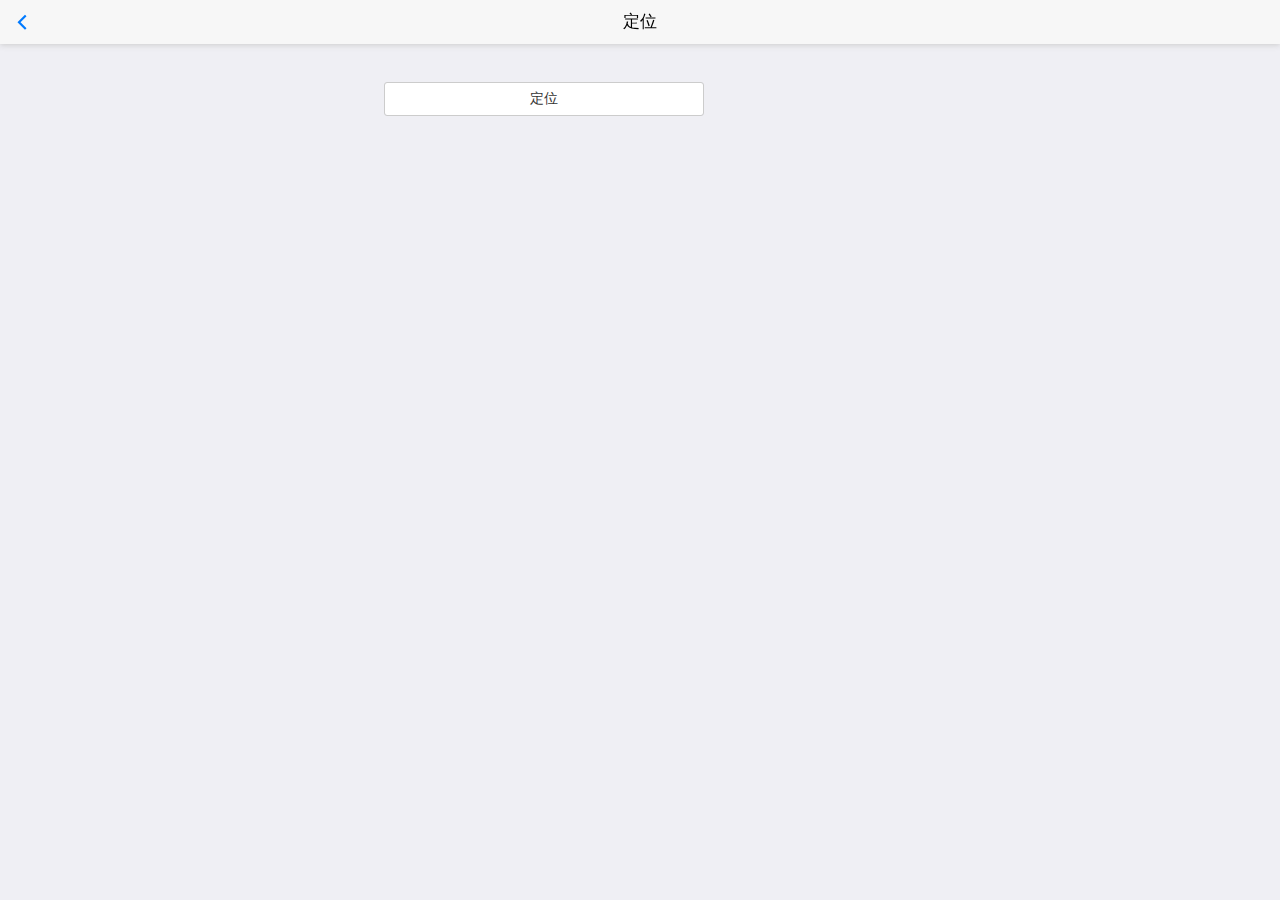
<file: f-x.html>
<!doctype html>
<html>
	<head>
		<meta charset="UTF-8">
		<title></title>
		<meta name="viewport" content="width=device-width,initial-scale=1,minimum-scale=1,maximum-scale=1,user-scalable=no" />
		<link href="css/mui.min.css" rel="stylesheet" />
		 <script type="text/javascript" src="http://api.map.baidu.com/api?v=2.0&ak=der2jMfUOqAOYvo1GGbGBHrINCCLC4p7"></script>
		 <style type="text/css">
       		 #allmap {width: 400px;height: 500px;overflow: hidden;margin:0;font-family:"微软雅黑";}
    	</style>
	</head>

	<body>
		<!--<header class="mui-bar mui-bar-nav">
			<a class=" mui-icon mui-icon-le ft-nav mui-pull-left" href="my.html" id='fh'></a>
			<h1 class="mui-title">定位</h1>
		</header>-->
		<header class="mui-bar mui-bar-nav">
			<!--href="my.html"-->
		    <a class="mui-action-back mui-icon mui-icon-left-nav mui-pull-left"  id='fh'></a>
		    <h1 class="mui-title">定位</h1>
		</header>
		<div class="mui-content">
			<!--<p class="ddd"></p>-->
			<button style="width: 25%; margin-left: 30%;margin-top: 3%;" id="tainer">定位 </button>
			<span class="ddd" style="font-size: 20px; text-align: center;margin-top: 30px;margin-top: 20px;display:inline-block;"></span>
			<div id="allmap"></div>
		</div>
		<script src="js/mui.min.js"></script>
		<script type="text/javascript">
			mui.init()
			mui.plusReady(function() {
				mui('#fh')[0].addEventListener('tap',function() {
					mui.openWindow('my.html', 'my.html')
				});
				mui('#tainer')[0].addEventListener('tap',function(){
//					alert(1);
					  
					 plus.geolocation.watchPosition(function(data) {
//									alert(2222)
					var html = data.address.district + data.address.street;
					mui('.ddd')[0].innerHTML = html;

				}, function() {
					alert('定位失败...')
				});
			})
							
				
			})
			
		</script>
	</body>
<script type="text/javascript">
	var map = new BMap.Map("allmap");    // 创建Map实例
    		map.centerAndZoom(new BMap.Point(116.404, 39.915), 11);  // 初始化地图,设置中心点坐标和地图级别
    		map.addControl(new BMap.MapTypeControl());   //添加地图类型控件
   			map.setCurrentCity("北京");          // 设置地图显示的城市 此项是必须设置的
   			map.enableScrollWheelZoom(true);     //开启鼠标
</script>
</html>
</file>
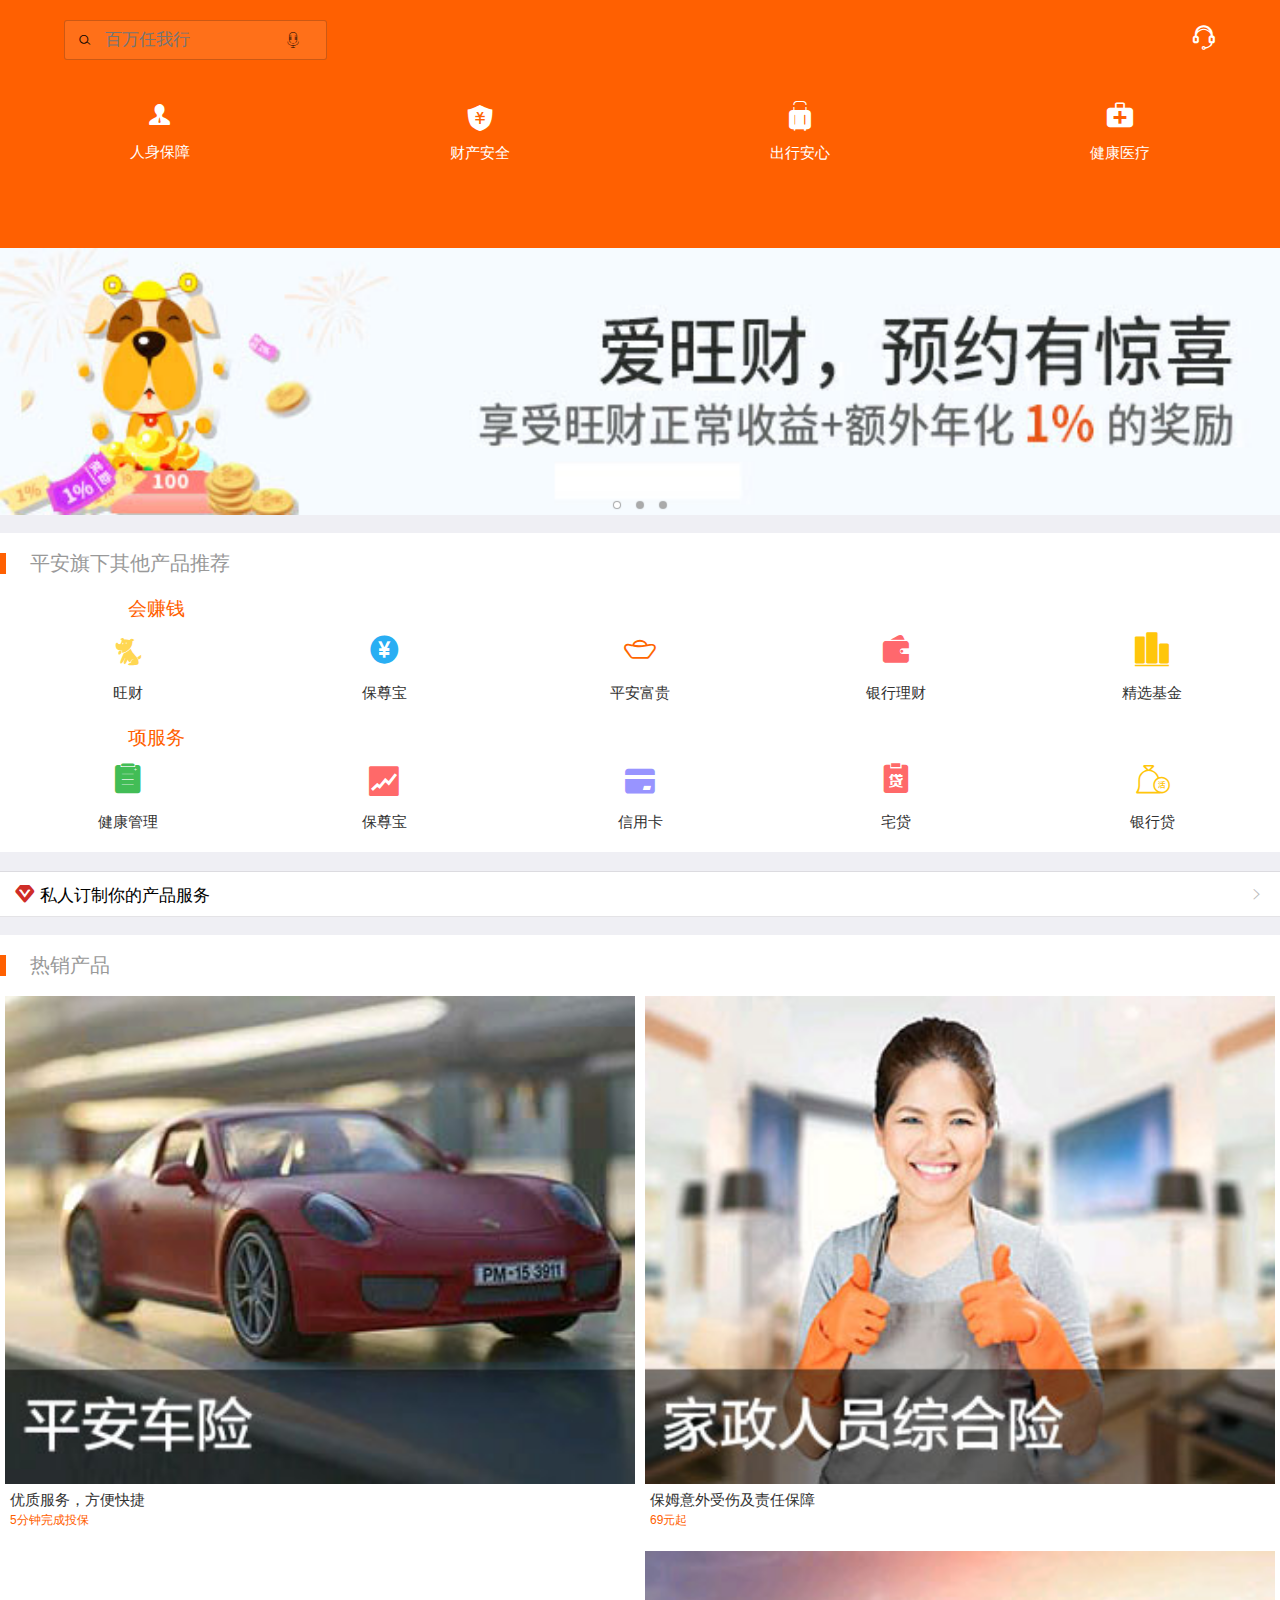
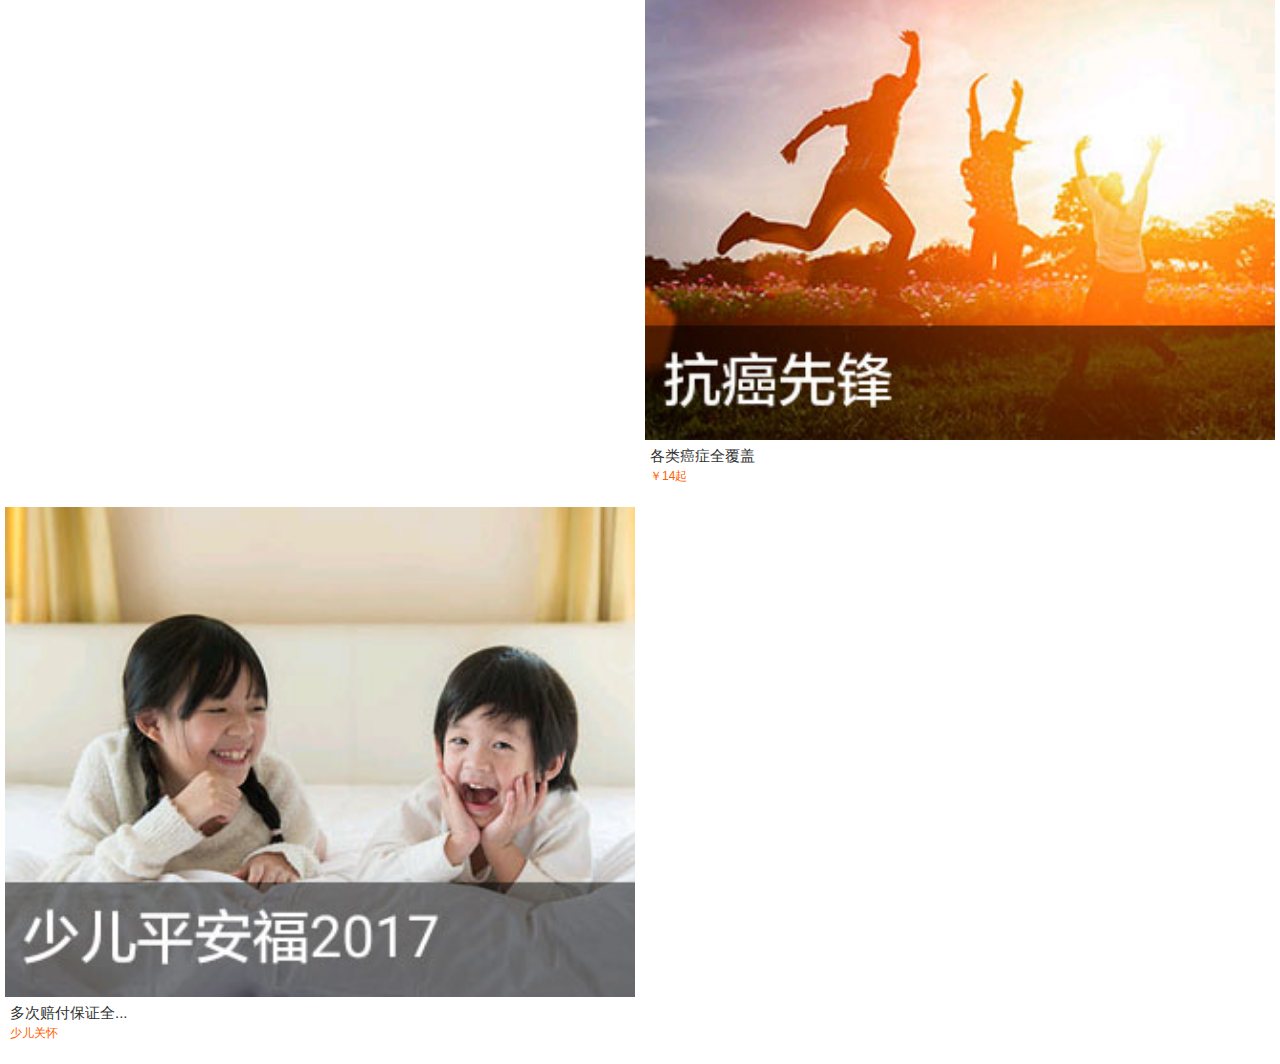
<file: financial.html>
<!doctype html>
<html>

	<head>
		<meta charset="UTF-8">
		<title></title>
		<meta name="viewport" content="width=device-width,initial-scale=1,minimum-scale=1,maximum-scale=1,user-scalable=no" />
		<link href="css/mui.min.css" rel="stylesheet" />
		<link href="css/financial.css" rel="stylesheet" />
		<link rel="stylesheet" type="text/css" href="css/iconfont.css">
	</head>

	<body  id="refreshContainer">
		<header>
		   <div class="mui-cont clearfix">
		   		<div class="left ww">
		   			<span class="iconfont icon-sousuo so" ></span>
		   			<input class="tx" type="text" placeholder="百万任我行" />
		   			<span class="iconfont icon-yuyin yu"></span>
		   		</div>
		   		<span class= "iconfont icon-erji er"></span>
		   </div>
		   <div class="rsbz clearfix " id="refreshContainer">
		   		<div class="fin">
		   			<p class="iconfont icon-kehu1 tu"></p>
		   			<p class="zt-t">人身保障</p>
		   		</div>
		   		<div class="fin">
		   			<p class="iconfont icon-anquan tu"></p>
		   			<p class="zt">财产安全</p>
		   		</div>
		   		<div class="fin">
		   			<p class="iconfont icon-chuhang tu"></p>
		   			<p class="zt">出行安心</p>
		   		</div>
		   		<div class="fin">
		   			<p class="iconfont icon-yiliao tu"></p>
		   			<p class="zt">健康医疗</p>
		   		</div>
		   </div>
		</header>
		<div class="mui-content">
		    <div id="slider" class="mui-slider" >
		      <div class="mui-slider-group mui-slider-loop">
		        <!-- 额外增加的一个节点(循环轮播：第一个节点是最后一张轮播) -->
		        <div class="mui-slider-item mui-slider-item-duplicate">
		          <a href="#">
		            <img src="img/jin.jpg">
		          </a>
		        </div>
		        <!-- 第一张 -->
		        <div class="mui-slider-item">
		          <a href="#">
		            <img src="img/jin-g.jpg">
		          </a>
		        </div>
		        <!-- 第二张 -->
		        <div class="mui-slider-item">
		          <a href="#">
		            <img src="img/jin-s.jpg">
		          </a>
		        </div>
		        <!-- 第三张 -->
		        <div class="mui-slider-item">
		          <a href="#">
		            <img src="img/jin.jpg">
		          </a>
		        </div>
		        <!-- 第四张 -->
		        <!--<div class="mui-slider-item">
		          <a href="#">
		            <img src="http://placehold.it/400x300">
		          </a>
		        </div>-->
		        <!-- 额外增加的一个节点(循环轮播：最后一个节点是第一张轮播) -->
		        <div class="mui-slider-item mui-slider-item-duplicate">
		          <a href="#">
		            <img src="img/jin-g.jpg">
		          </a>
		        </div>
		      </div>
		      <div class="mui-slider-indicator mmui">
		        <div class="mui-indicator mui-active"></div>
		        <div class="mui-indicator"></div>
		        <!--<div class="mui-indicator"></div>-->
		        <div class="mui-indicator"></div>
		      </div>
		    </div>
		    <div class="si">
		    	<div class="bai">平安旗下其他产品推荐</div>
		    	<p class="zhuan">会赚钱</p>
		    	<div class="gou clearfix">
		    		<div class="wangcai">
		    			<P class="iconfont icon-goushengxiao"></P>
		    			<P class="wc">旺财</P>
		    		</div>
		    		<div class="wangcai">
		    			<P class="iconfont icon-qian"></P>
		    			<P class="wc">保尊宝</P>
		    		</div>
		    		<div class="wangcai">
		    			<P class="iconfont icon-yuanbao"></P>
		    			<P class="wc">平安富贵</P>
		    		</div>
		    		<div class="wangcai">
		    			<P class="iconfont icon-qianbao"></P>
		    			<P class="wc">银行理财</P>
		    		</div>
		    		<div class="wangcai">
		    			<P class="iconfont icon-tongjitutubiao"></P>
		    			<P class="wc">精选基金</P>
		    		</div>
		    	</div>
		    	<p class="zhuan">项服务</p>
		    	<div class="gou clearfix">
		    		<div class="wangcai">
		    			<P class="iconfont icon-jiankangjilu1"></P>
		    			<P class="wc">健康管理</P>
		    		</div>
		    		<div class="wangcai">
		    			<P class="iconfont icon-jijin"></P>
		    			<P class="wc">保尊宝</P>
		    		</div>
		    		<div class="wangcai">
		    			<P class="iconfont icon-xinyongqia"></P>
		    			<P class="wc">信用卡</P>
		    		</div>
		    		<div class="wangcai">
		    			<P class="iconfont icon-daikuan1"></P>
		    			<P class="wc">宅贷</P>
		    		</div> 
		    		<div class="wangcai">
		    			<P class="iconfont icon-huoqibaoqianyue
"></P>
		    			<P class="wc">银行贷</P>
		    		</div>
		    	</div>
		    </div>
		    <ul class="mui-table-view vip">
		            <li class="mui-table-view-cell">
		            	<!--href="sr.html"-->
		                <a class="mui-navigate-right" id="sren">
		                	<span class="iconfont icon-VIP"></span>
		                    私人订制你的产品服务
		                </a>
		            </li>
		        </ul>
		        <div class="si">
		        	<div class="bai">热销产品</div>
		        	<div class="CHE clearfix" id="list">
		        		<div class="BAN">
		        			<img src="img/che_03.jpg" />
		        			<P class="y-z">优质服务，方便快捷</P>
		        			<p class="y-y">5分钟完成投保</p>
		        		</div>
		        		<div class="BAN">
		        			<img  src="img/che_08.jpg" />
		        			<P class="y-z">保姆意外受伤及责任保障</P>
		        			<p class="y-y">69元起</p>
		        		</div>
		        		<div class="BAN">
		        			<img  src="img/che_12.jpg" />
		        			<P class="y-z">各类癌症全覆盖</P>
		        			<p class="y-y">￥14起</p>
		        		</div>
		        		<div class="BAN">
		        			<img  src="img/che_13.jpg" />
		        			<P class="y-z">多次赔付保证全...</P>
		        			<p class="y-y">少儿关怀</p>
		        		</div>
		        		
		        	</div>
		        			
		        </div>
		</div>
		<script src="js/mui.min.js"></script>
		<script type="text/javascript">
			mui.init()
			var gallery = mui('.mui-slider');
				gallery.slider({
  				interval:3000//自动轮播周期，若为0则不自动播放，默认为0；
				});
			mui.plusReady(function(){
				mui('#sren')[0].addEventListener('tap',function(){
					mui.openWindow('sr.html','sr.html')
				})
//				mui('#xia')[0].addEventListener("tap",function(){
//					mui.openWindow('sousuo.html','sousuo.html')
//				})
			})
			
			
			
			
			var html=`<div class="BAN">
		        			<img src="img/che_03.jpg" />
		        			<P class="y-z">优质服务，方便快捷</P>
		        			<p class="y-y">5分钟完成投保</p>
		        		</div>
		        		<div class="BAN">
		        			<img  src="img/che_08.jpg" />
		        			<P class="y-z">保姆意外受伤及责任保障</P>
		        			<p class="y-y">69元起</p>
		        		</div>
		        		<div class="BAN">
		        			<img  src="img/che_12.jpg" />
		        			<P class="y-z">各类癌症全覆盖</P>
		        			<p class="y-y">￥14起</p>
		        		</div>
		        		<div class="BAN">
		        			<img  src="img/che_13.jpg" />
		        			<P class="y-z">多次赔付保证全...</P>
		        			<p class="y-y">少儿关怀</p>
		        		</div>`
//			var gallery = mui('.mui-slider');
//				gallery.slider({
//				interval:3000//自动轮播周期，若为0则不自动播放，默认为0；
//				});
//			mui.plusReady(function(){
//				mui('#btn')[0].addEventListener("tap",function(){
//					mui.openWindow('sys.html','sys.html')
//				})
//				mui('#xx')[0].addEventListener("tap",function(){
//					mui.openWindow('zx.html','zx.html')
//					var href=this.getAttribute('href');
//    				plus.webview.show(href);
//				})
//			})
			function refreshDown() {
				setTimeout(function(){
					
					
				for(var i = 0; i < 1; i++) {
					
					mui("#list")[0].innerHTML+=html;
					
				}
				//停止刷新
				mui('#refreshContainer').pullRefresh().endPulldownToRefresh();
				},2000)
			}
			function refreshUp() {
				setTimeout(function(){
					
				
				for(var i = 0; i < 1; i++) {
					
					mui("#list")[0].innerHTML+=html;
					
				}
				//停止刷新
				mui('#refreshContainer').pullRefresh().endPullupToRefresh();
				},2000)
			}
			mui.init({
				pullRefresh: {
					container: "#refreshContainer", //下拉刷新容器标识，querySelector能定位的css选择器均可，比如：id、.class等
//					down: {
//						contentdown: "下拉可以刷新", //可选，在下拉可刷新状态时，下拉刷新控件上显示的标题内容
//						contentover: "释放立即刷新", //可选，在释放可刷新状态时，下拉刷新控件上显示的标题内容
//						contentrefresh: "正在刷新...", //可选，正在刷新状态时，下拉刷新控件上显示的标题内容
//						callback: refreshDown //必选，刷新函数，根据具体业务来编写，比如通过ajax从服务器获取新数据；
//					},
					up:{
						contentdown: "上拉可以加载", //可选，在下拉可刷新状态时，下拉刷新控件上显示的标题内容
						contentover: "释放立即加载", //可选，在释放可刷新状态时，下拉刷新控件上显示的标题内容
						contentrefresh: "正在加载...", //可选，正在刷新状态时，下拉刷新控件上显示的标题内容
						callback: refreshUp //必选，刷新函数，根据具体业务来编写，比如通过ajax从服务器获取新数据；
					}
				}
			});
		</script>
	</body>

</html>
</file>
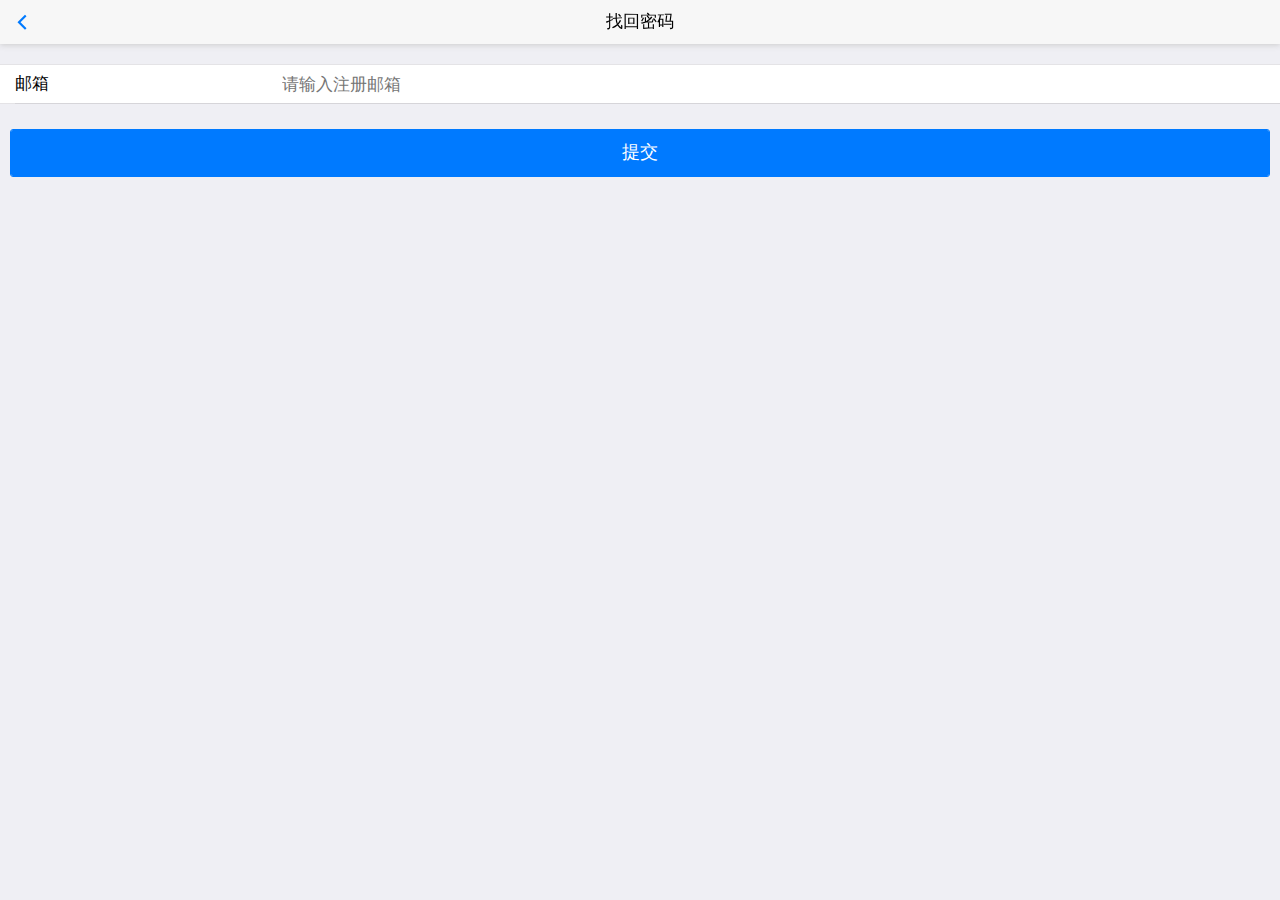
<file: forget_password.html>
<!DOCTYPE html>
<html class="ui-page-login">

	<head>
		<meta charset="utf-8">
		<meta name="viewport" content="width=device-width,initial-scale=1,minimum-scale=1,maximum-scale=1,user-scalable=no" />
		<title></title>
		<link href="css/mui.min.css" rel="stylesheet" />
		<link href="css/style.css" rel="stylesheet" />
		<style>
			.area {
				margin: 20px auto 0px auto;
			}
			.mui-input-group:first-child {
				margin-top: 20px;
			}
			.mui-input-group label {
				width: 22%;
			}
			.mui-input-row label~input,
			.mui-input-row label~select,
			.mui-input-row label~textarea {
				width: 78%;
			}
			.mui-checkbox input[type=checkbox],
			.mui-radio input[type=radio] {
				top: 6px;
			}
			.mui-content-padded {
				margin-top: 25px;
			}
			.mui-btn {
				padding: 10px;
			}
			.mui-input-row label~input, .mui-input-row label~select, .mui-input-row label~textarea{
				margin-top: 1px;
			}
		</style>
	</head>

	<body>
		<header class="mui-bar mui-bar-nav">
			<a class="mui-action-back mui-icon mui-icon-left-nav mui-pull-left"></a>
			<h1 class="mui-title">找回密码</h1>
		</header>
		<div class="mui-content">
			<form class="mui-input-group">
				<!--
				<div class="mui-input-row">
					<label>账号</label>
					<input id='account' type="text" class="mui-input-clear mui-input" placeholder="请输入账号">
				</div>             	
                -->
				<div class="mui-input-row">
					<label>邮箱</label>
					<input id='email' type="email" class="mui-input-clear mui-input" placeholder="请输入注册邮箱">
				</div>
			</form>
			<div class="mui-content-padded">
				<button id='sendMail' class="mui-btn mui-btn-block mui-btn-primary">提交</button>
			</div>
		</div>
		<script src="js/mui.min.js"></script>
		<script src="js/app.js"></script>
		<script>
			(function($, doc) {
				$.init();
				$.plusReady(function() {
					var sendButton = doc.getElementById('sendMail');
					var emailBox = doc.getElementById('email');
					sendButton.addEventListener('tap', function() {
						app.forgetPassword(emailBox.value, function(err, info) {
							plus.nativeUI.toast(err || info);
						});
					}, false);
				});
			}(mui, document));
		</script>
	</body>

</html>
</file>
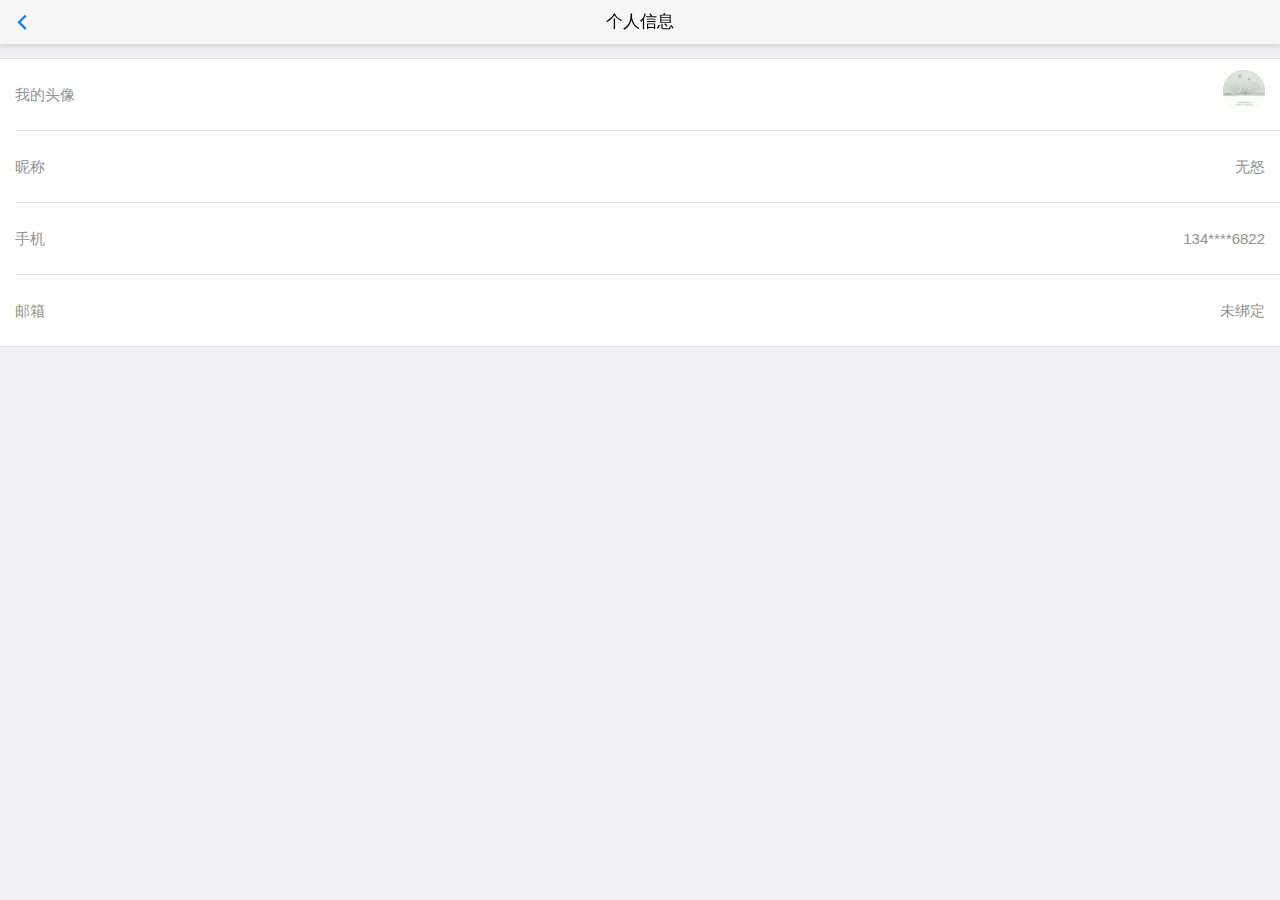
<file: gr.html>
<!doctype html>
<html>

	<head>
		<meta charset="UTF-8">
		<title></title>
		<meta name="viewport" content="width=device-width,initial-scale=1,minimum-scale=1,maximum-scale=1,user-scalable=no" />
		<link href="css/mui.min.css" rel="stylesheet" />
	</head>

	<body>
		<header class="mui-bar mui-bar-nav">
			<!--href="my.html"-->
		    <a class="mui-action-back mui-icon mui-icon-left-nav mui-pull-left"  id='fh'></a>
		    <h1 class="mui-title">个人信息</h1>
		</header>
		<div class="mui-content">
		   <ul class="mui-table-view">
		       <li class="mui-table-view-cell mui-media">
		           <a href="javascript:;" id="btn">
		               <img class="mui-media-object mui-pull-right " id="tt" src="img/wod.jpg">
		               	<!--<div class="tt mui-pull-right"></div>-->
		               <div class="mui-media-body" style="line-height: 50px;font-size: 15px; color: #929292;">
		                   我的头像
		               </div>
		           </a>
		       </li>
		        <li class="mui-table-view-cell mui-media">
		           <a href="javascript:;" id="nic">
		               <span class="mui-pull-right" style="line-height: 50px;font-size: 15px; color: #929292;">无怒</span>
		               <div class="mui-media-body" style="line-height: 50px;font-size: 15px; color: #929292;">
		                   昵称
		               </div>
		           </a>
		       </li>
		        <li class="mui-table-view-cell mui-media">
		           <a href="javascript:;">
		               <span class="mui-pull-right" style="line-height: 50px;font-size: 15px; color: #929292;">134****6822</span>
		               <div class="mui-media-body" style="line-height: 50px;font-size: 15px; color: #929292;">
		                   手机
		               </div>
		           </a>
		       </li>
		        <li class="mui-table-view-cell mui-media">
		           <a href="javascript:;">
		               <span class="mui-pull-right" style="line-height: 50px;font-size: 15px; color: #929292;">未绑定</span>
		               <div class="mui-media-body" style="line-height: 50px;font-size: 15px; color: #929292;">
		                   邮箱
		               </div>
		           </a>
		       </li>
		   </ul>
		   
		  
		</div>
		<script src="js/mui.min.js"></script>
		<script type="text/javascript">
			mui.init()
			mui.plusReady(function(){
				mui('#fh')[0].addEventListener('tap',function(){
					mui.openWindow('my.html','my.html')
				})
				mui("#btn")[0].addEventListener("tap",function(){
					var cm = plus.camera.getCamera( 1 );
					cm.captureImage(function(path){
						var img=document.getElementById('tt');
						
						img.src = "file://"+plus.io.convertLocalFileSystemURL(path);
//						alert(img.src)
					});
				})
				
//				p.innerHTML="<img src='3.gif'title='3' />..."
				
				
				mui('#nic')[0].addEventListener(function(){
					
				})
				
			})
		</script>
	</body>

</html>
</file>
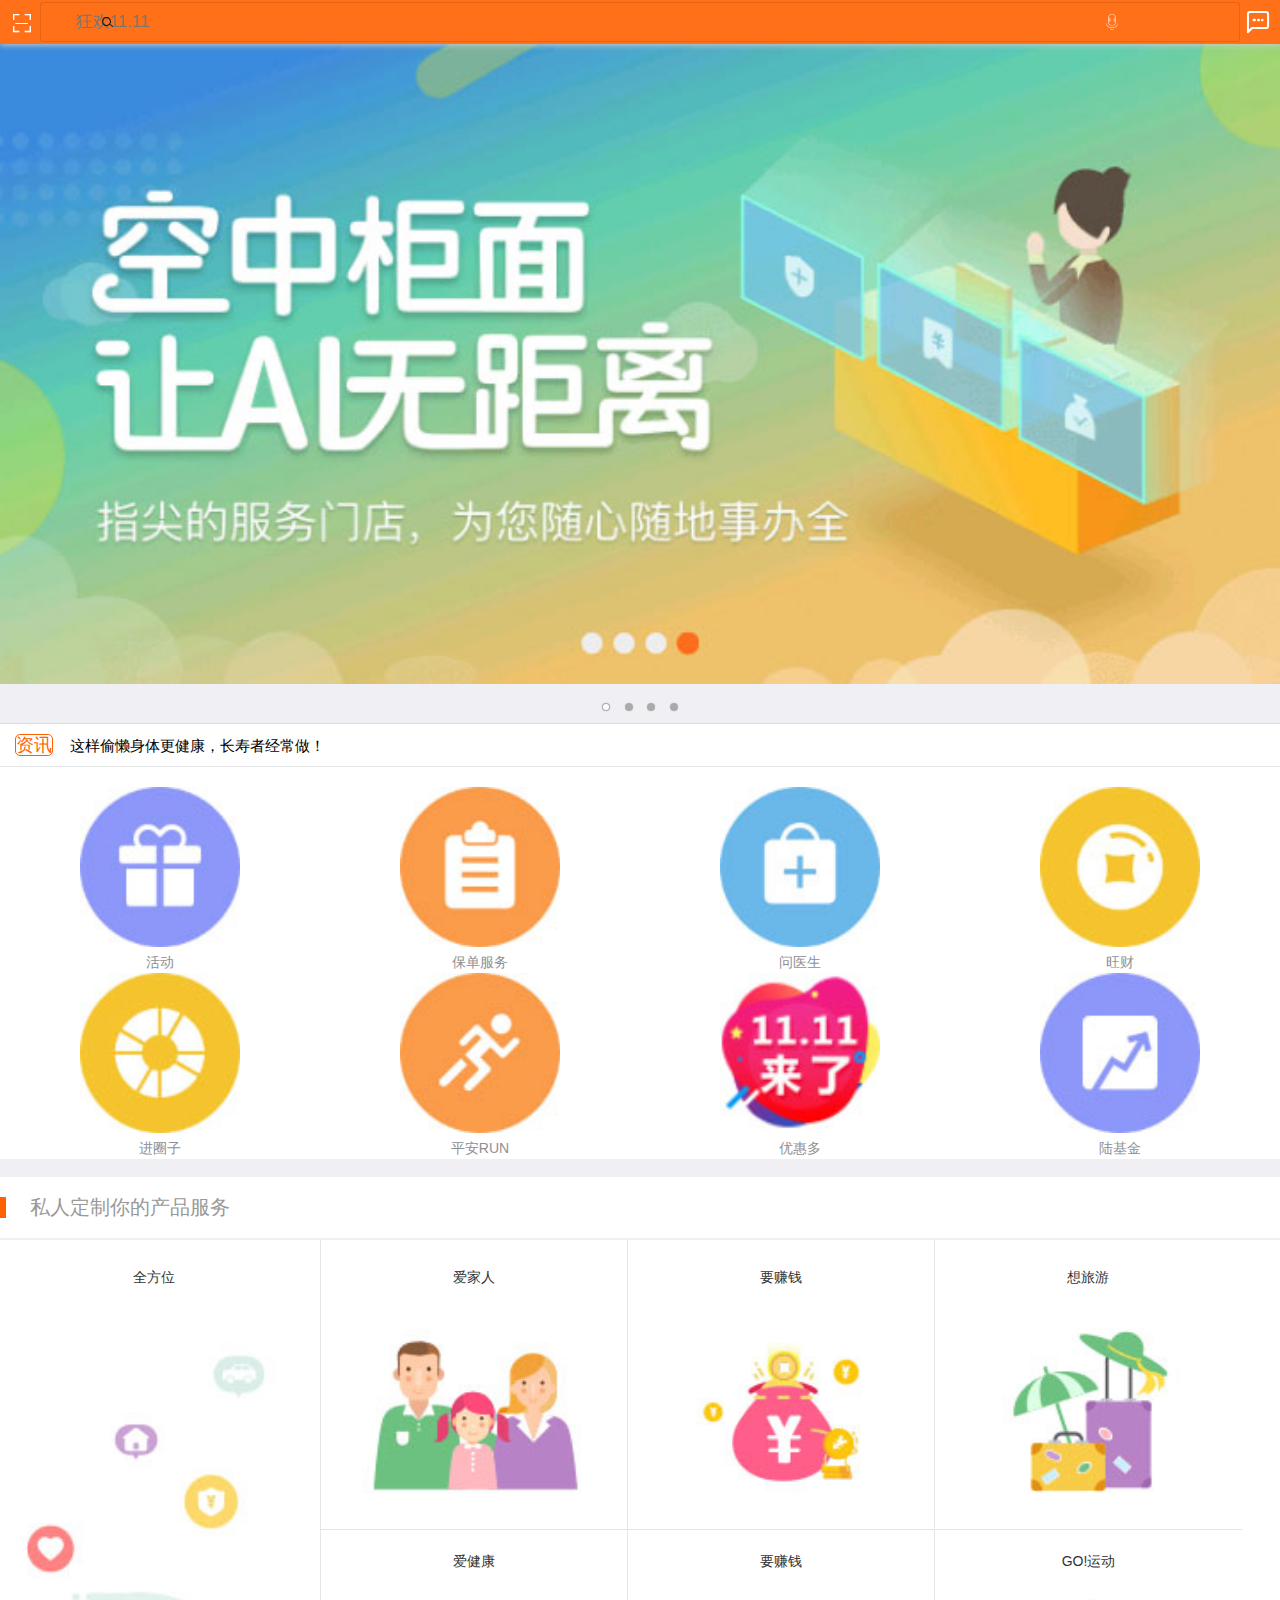
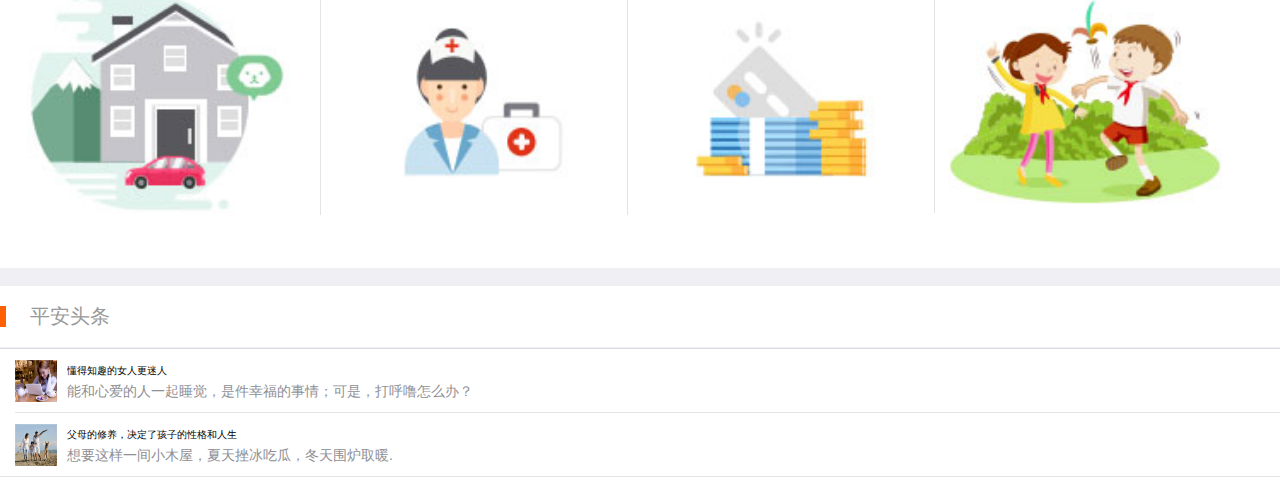
<file: Home.html>
<!doctype html>
<html>

	<head>
		<meta charset="UTF-8">
		<title></title>
		<meta name="viewport" content="width=device-width,initial-scale=1,minimum-scale=1,maximum-scale=1,user-scalable=no" />
		<link href="css/mui.min.css" rel="stylesheet" />
		<link href="css/home.css" rel="stylesheet" />
		<link rel="stylesheet" type="text/css" href="css/iconfont.css">
	</head>

	<body>
		<header class="mui-bar mui-bar-nav font">
		    <a class=" iconfont icon-icon mui-icon mui-icon-left-nav  mui-pull-left" id="btn"></a>
		    <div class="mui-title res">
		    	<a class="iconfont icon-sousuo" href="#" id="xia"></a>
		    	<input class="text" type="text" placeholder="狂欢11.11" />
		    	<i class="iconfont icon-yuyin"><a href=""></a></i>
		    </div>
		    <a class="mui-action-back iconfont icon-xinxi1 mui-icon mui-icon-left-nav mui-pull-right"></a>
		</header>
		<div class="mui-content " id="refreshContainer">
		    <div id="slider" class="mui-slider" >
		      <div class="mui-slider-group mui-slider-loop">
		        <!-- 额外增加的一个节点(循环轮播：第一个节点是最后一张轮播) -->
		        <div class="mui-slider-item mui-slider-item-duplicate">
		          <a href="#">
		            <img src="img/lun-3.jpg">
		          </a>
		        </div>
		        <!-- 第一张 -->
		        <div class="mui-slider-item">
		          <a href="#">
		            <img src="img/lun-1.jpg">
		          </a>
		        </div>
		        <!-- 第二张 -->
		        <div class="mui-slider-item">
		          <a href="#">
		            <img src="img/lun-2.jpg">
		          </a>
		        </div>
		        <!-- 第三张 -->
		        <div class="mui-slider-item">
		          <a href="#">
		            <img src="img/lun-3.jpg">
		          </a>
		        </div>
		        <!--第四张--> 
		        <div class="mui-slider-item">
		          <a href="#">
		            <img src="img/lun-4.jpg">
		          </a>
		        </div>
		        <!-- 额外增加的一个节点(循环轮播：最后一个节点是第一张轮播) -->
		        <div class="mui-slider-item mui-slider-item-duplicate">
		          <a href="#">
		            <img src="img/lun-1.jpg">
		          </a>
		        </div>
		      </div>
		      <div class="mui-slider-indicator">
		        <div class="mui-indicator mui-active"></div>
		        <div class="mui-indicator"></div>
		        <div class="mui-indicator"></div>
		        <div class="mui-indicator"></div>
		      </div>
		    </div>
		    <ul class="mui-table-view">
		        <li class="mui-table-view-cell">
		            <a  class="tou" id="xx">
		                <sapn class="zx">资讯</sapn>这样偷懒身体更健康，长寿者经常做！
		            </a>
		        </li>
		    </ul>
		    <div class="kuan clearfix">
		    	<div class="h-l">
		    		<img src="img/li.jpg" />
		    		<p>活动</p>
		    	</div>
		    	<div class="h-l">
		    		<img src="img/li_03.jpg" />
		    		<p>保单服务</p>
		    	</div>
		    	<div class="h-l">
		    		<img src="img/li_05.jpg" />
		    		<p>问医生</p>
		    	</div>
		    	<div class="h-l">
		    		<img src="img/li_07.jpg" />
		    		<p>旺财</p>
		    	</div>
		    	<div class="h-l">
		    		<img src="img/li_13.jpg" />
		    		<p>进圈子</p>
		    	</div>
		    	<div class="h-l">
		    		<img src="img/li_15.jpg" />
		    		<p>平安RUN</p>
		    	</div>
		    	<div class="h-l">
		    		<img src="img/li_16.jpg" />
		    		<p>优惠多</p>
		    	</div>
		    	<div class="h-l">
		    		<img src="img/li_17.jpg" />
		    		<p>陆基金</p>
		    	</div>
		    </div>		
		    <div class="si">
		    	<div class="bai">私人定制你的产品服务</div>
		    </div>
		    <div class="quanf clearfix">
		    	<div class="le-ft">
		    		<p class="qfw">全方位</p>
		    		<img src="img/f.jpg">
		    	</div>
		    	<div class="ri-ght">
		    		<div class="aij">
		    			<p class="qfw">爱家人</p>
		    			<img src="img/r.jpg"/>
		    		</div>
		    		<div class="aij">
		    			<p class="qfw">要赚钱</p>
		    			<img src="img/q.jpg" />
		    		</div>
		    		<div class="aij">
		    			<p class="qfw">想旅游</p>
		    			<img src="img/bao.jpg"/>
		    		</div>
		    	</div>
		    	<div class="ri-ght">
		    		<div class="aij">
		    			<p class="qfw-t">爱健康</p>
		    			<img src="img/yi.jpg"/>
		    		</div>
		    		<div class="aij">
		    			<p class="qfw-t">要赚钱</p>
		    			<img src="img/dai.jpg"/>
		    		</div>
		    		<div class="aij">
		    			<p class="qfw-t">GO!运动</p>
		    			<img src="img/jian.jpg" />
		    		</div>
		    	</div>
		    </div>
		   <div class="si">
		    	<div class="bai">平安头条</div>
		    </div>
		    <ul class="mui-table-view" id='list'>
		        <li class="mui-table-view-cell mui-media">
		            <a href="javascript:;">
		                <img class="mui-media-object mui-pull-left" src="img/nv.jpg">
		                <div class="mui-media-body ttiao">
		                 懂得知趣的女人更迷人
		                    <p class="mui-ellipsis">能和心爱的人一起睡觉，是件幸福的事情；可是，打呼噜怎么办？</p>
		                </div>
		            </a>
		        </li>
		        <li class="mui-table-view-cell mui-media">
		            <a href="javascript:;">
		                <img class="mui-media-object mui-pull-left" src="img/gg.jpg">
		                <div class="mui-media-body ttiao">
		                   父母的修养，决定了孩子的性格和人生
		                    <p class="mui-ellipsis">想要这样一间小木屋，夏天挫冰吃瓜，冬天围炉取暖.</p>
		                </div>
		            </a>
		        </li>
		    </ul>
		</div>
		
		
		<script src="js/mui.min.js"></script>
		<script type="text/javascript">
			mui.init();
			var html=`<li class="mui-table-view-cell mui-media">
		            <a href="javascript:;">
		                <img class="mui-media-object mui-pull-left" src="img/nv.jpg">
		                <div class="mui-media-body ttiao">
		                 懂得知趣的女人更迷人
		                    <p class="mui-ellipsis">能和心爱的人一起睡觉，是件幸福的事情；可是，打呼噜怎么办？</p>
		                </div>
		            </a>
		        </li>
		        <li class="mui-table-view-cell mui-media">
		            <a href="javascript:;">
		                <img class="mui-media-object mui-pull-left" src="img/gg.jpg">
		                <div class="mui-media-body ttiao">
		                   父母的修养，决定了孩子的性格和人生
		                    <p class="mui-ellipsis">想要这样一间小木屋，夏天挫冰吃瓜，冬天围炉取暖.</p>
		                </div>
		            </a>
		        </li>`
			var gallery = mui('.mui-slider');
				gallery.slider({
  				interval:3000//自动轮播周期，若为0则不自动播放，默认为0；
				});
			mui.plusReady(function(){
				mui('#btn')[0].addEventListener("tap",function(){
					mui.openWindow('sys.html','sys.html')
				})
				mui('#xia')[0].addEventListener("tap",function(){
					mui.openWindow('sousuo.html','sousuo.html')
				})
				mui('#xx')[0].addEventListener("tap",function(){
					mui.openWindow('zx.html','zx.html');
					var href=this.getAttribute('href');
      				plus.webview.show(href);
				})
			})
			function refreshDown() {
				setTimeout(function(){
					
					
				for(var i = 0; i < 3; i++) {
					
					mui("#list")[0].innerHTML+=html;
					
				}
				//停止刷新
				mui('#refreshContainer').pullRefresh().endPulldownToRefresh();
				},2000)
			}
			function refreshUp() {
				setTimeout(function(){
					
				
				for(var i = 0; i < 3; i++) {
					
					mui("#list")[0].innerHTML+=html;
					
				}
				//停止刷新
				mui('#refreshContainer').pullRefresh().endPullupToRefresh();
				},2000)
			}
			mui.init({
				pullRefresh: {
					container: "#refreshContainer", //下拉刷新容器标识，querySelector能定位的css选择器均可，比如：id、.class等
//					down: {
//						contentdown: "下拉可以刷新", //可选，在下拉可刷新状态时，下拉刷新控件上显示的标题内容
//						contentover: "释放立即刷新", //可选，在释放可刷新状态时，下拉刷新控件上显示的标题内容
//						contentrefresh: "正在刷新...", //可选，正在刷新状态时，下拉刷新控件上显示的标题内容
//						callback: refreshDown //必选，刷新函数，根据具体业务来编写，比如通过ajax从服务器获取新数据；
//					},
					up:{
						contentdown: "上拉可以加载", //可选，在下拉可刷新状态时，下拉刷新控件上显示的标题内容
						contentover: "释放立即加载", //可选，在释放可刷新状态时，下拉刷新控件上显示的标题内容
						contentrefresh: "正在加载...", //可选，正在刷新状态时，下拉刷新控件上显示的标题内容
						callback: refreshUp //必选，刷新函数，根据具体业务来编写，比如通过ajax从服务器获取新数据；
					}
				}
			});
		</script>
	</body>

</html>
</file>
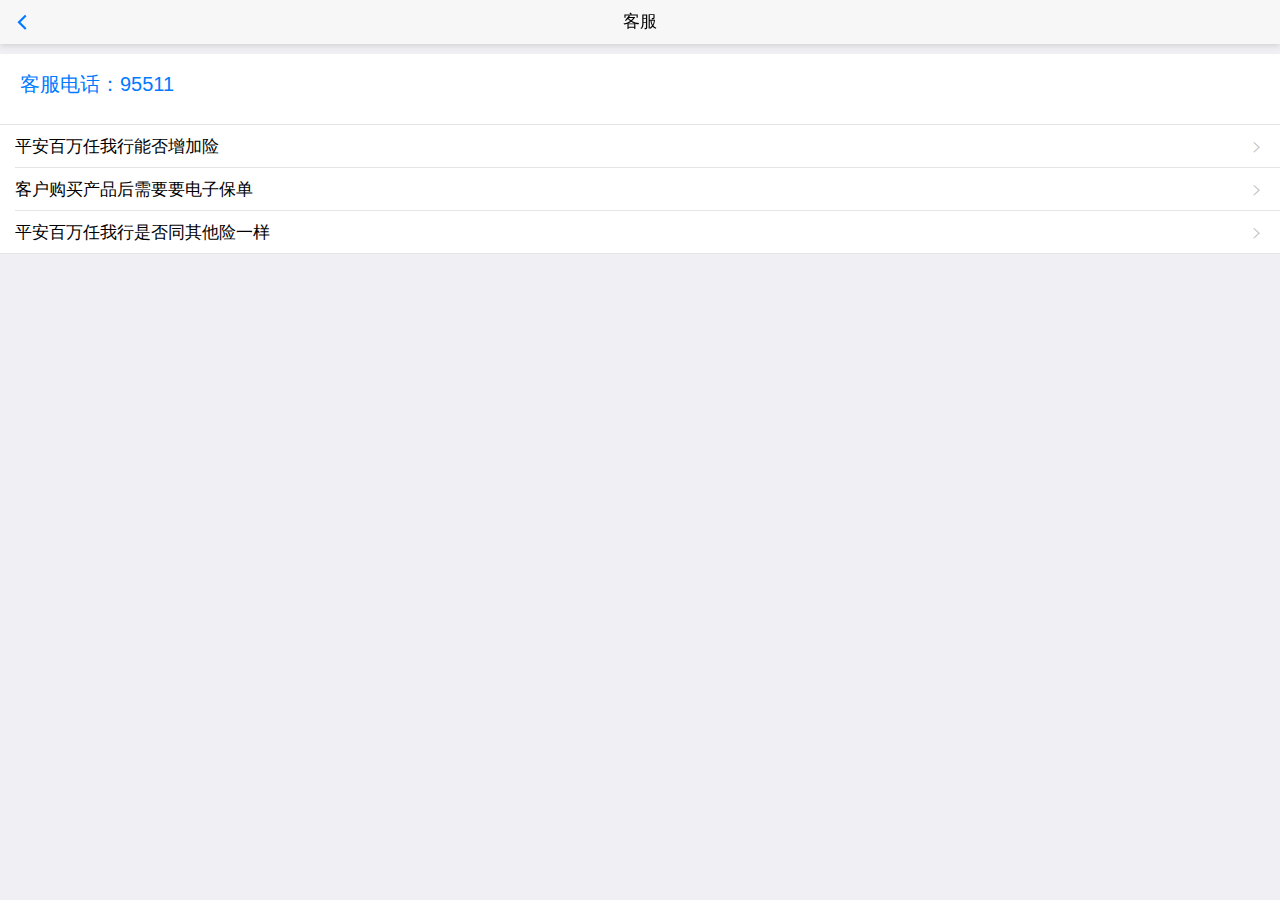
<file: kef.html>
<!doctype html>
<html>

	<head>
		<meta charset="UTF-8">
		<title></title>
		<meta name="viewport" content="width=device-width,initial-scale=1,minimum-scale=1,maximum-scale=1,user-scalable=no" />
		<link href="css/mui.min.css" rel="stylesheet" />
	</head>

	<body>
		<header class="mui-bar mui-bar-nav">
			<!--href="my.html"-->
		    <a class="mui-action-back mui-icon mui-icon-left-nav mui-pull-left"  id="fh"></a>
		    <h1 class="mui-title">客服</h1>
		</header>
		<div class="mui-content">
			
			<div class="kk" style="font-size: 20px;margin-top: 10px;padding-left: 20px;background-color: #fff;padding-bottom: 30px;padding-top:20px;">
				<a href="" id="dian">客服电话：95511</a>
			</div>
		    <ul class="mui-table-view">
		            <li class="mui-table-view-cell">
		                <a class="mui-navigate-right">
		                    平安百万任我行能否增加险
		                </a>
		            </li>
		            <li class="mui-table-view-cell">
		                <a class="mui-navigate-right">
		                     客户购买产品后需要要电子保单
		                </a>
		            </li>
		            <li class="mui-table-view-cell">
		                <a class="mui-navigate-right">
		                     平安百万任我行是否同其他险一样
		                </a>
		            </li>
		        </ul>
		</div>
		<script src="js/mui.min.js"></script>
		<script type="text/javascript">
			mui.init()
			mui.plusReady(function(){
				mui('#dian')[0].addEventListener('tap',function(){
					plus.device.dial("114",true);
				})
				mui('#fh')[0].addEventListener('tap',function(){
					mui.openWindow('my.html','my.html')
				})
			})
		</script>
	</body>

</html>
</file>
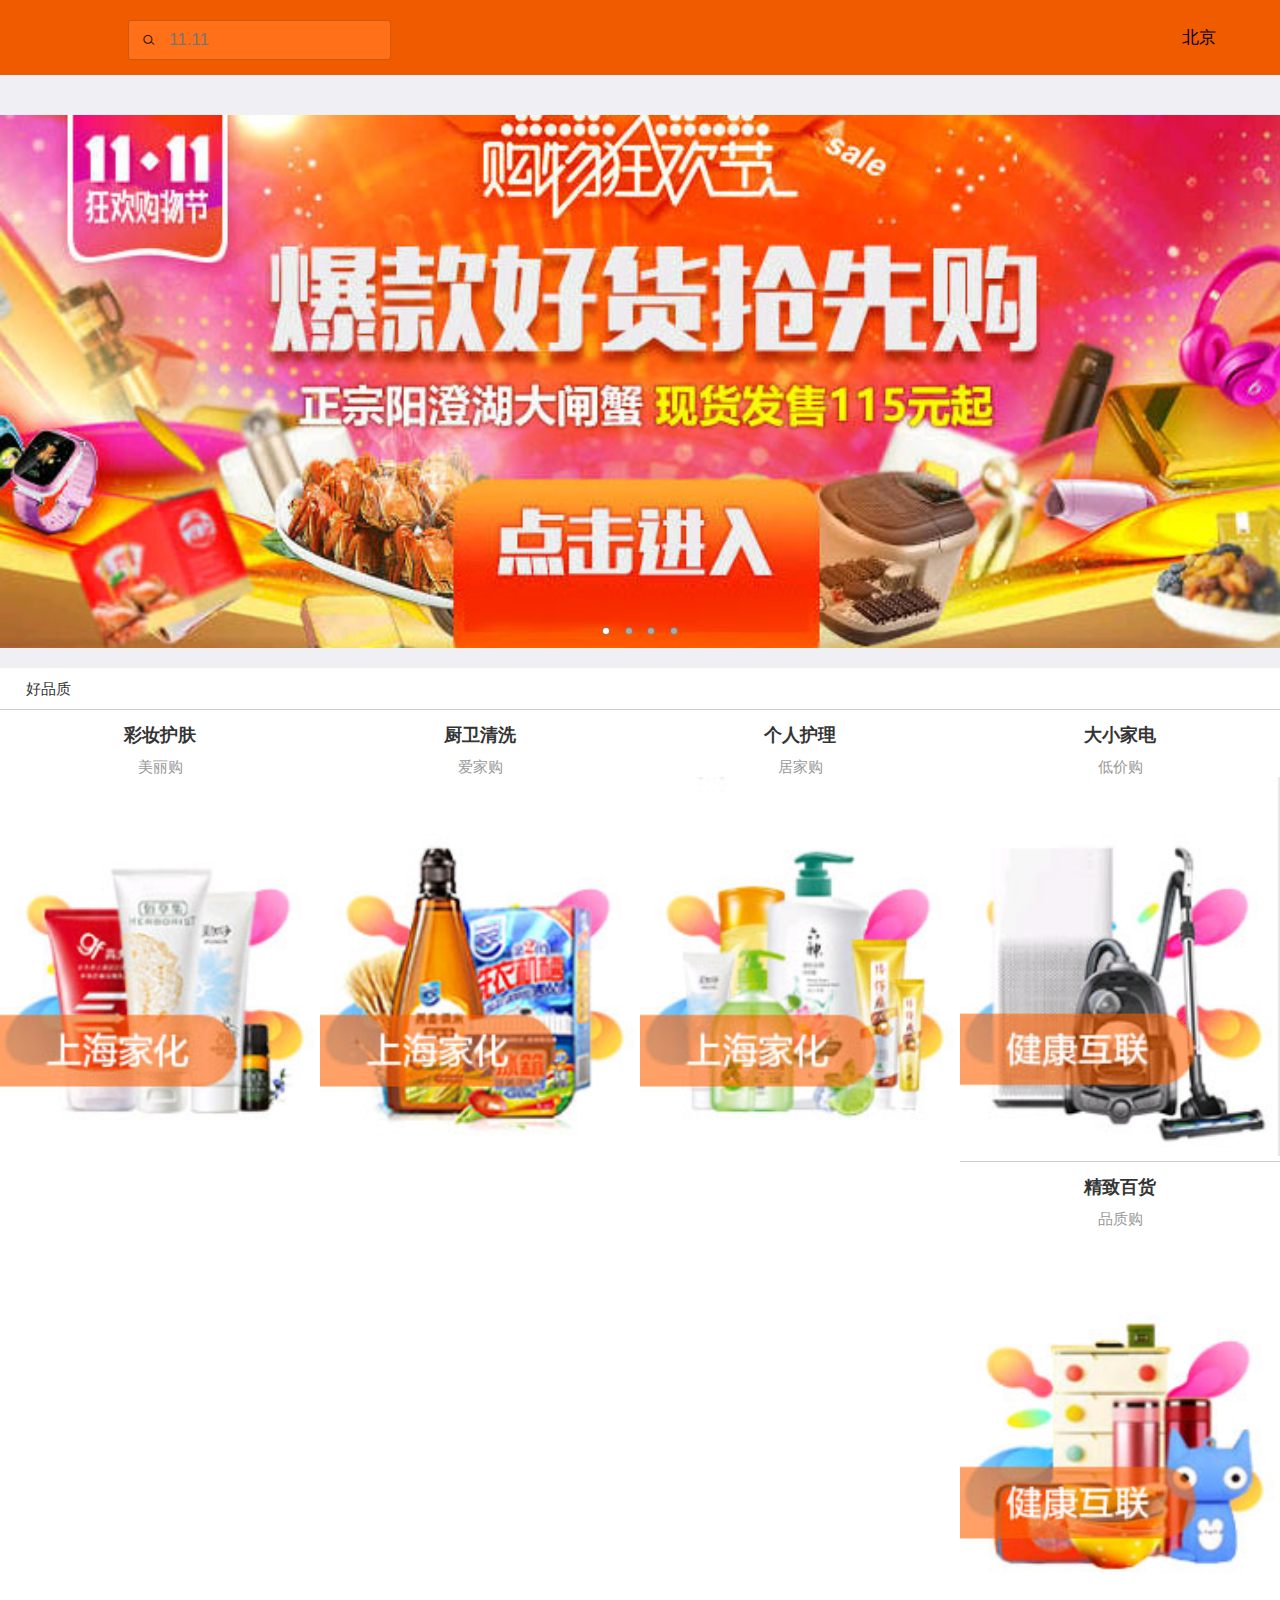
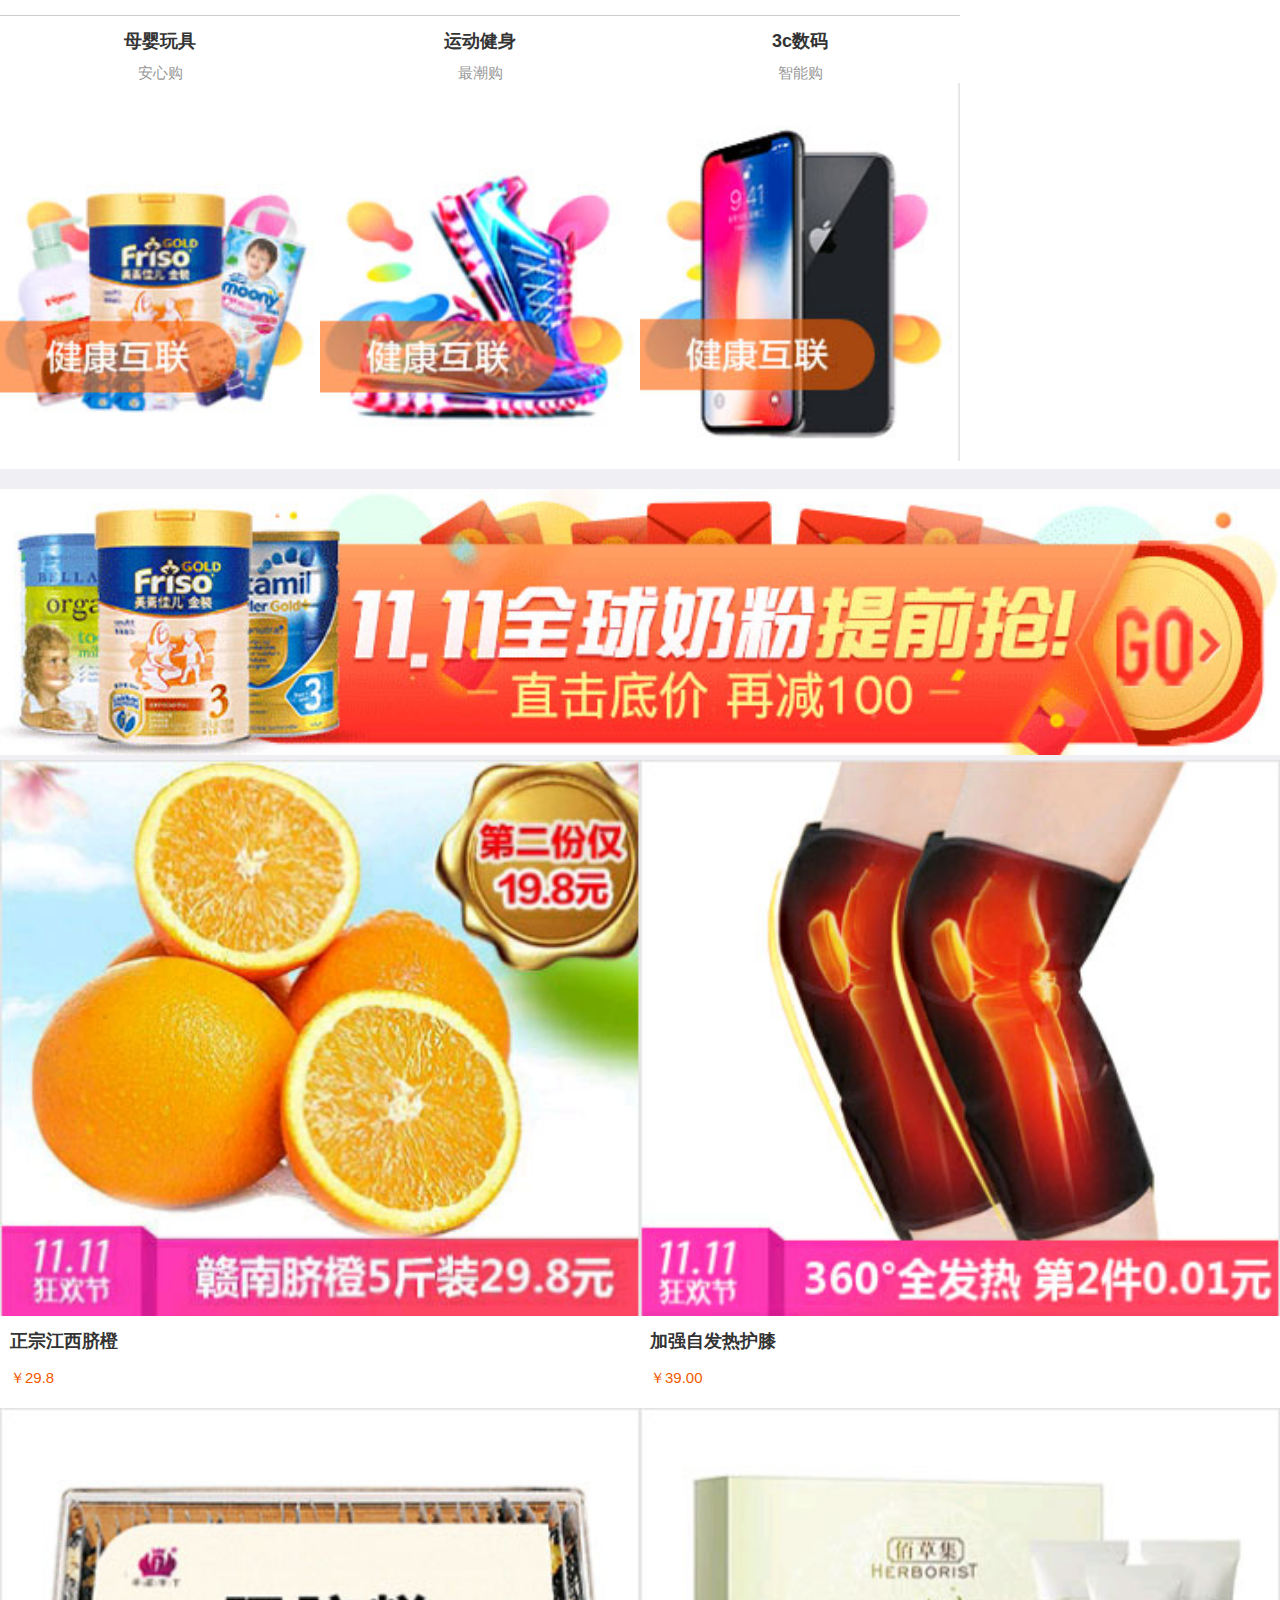
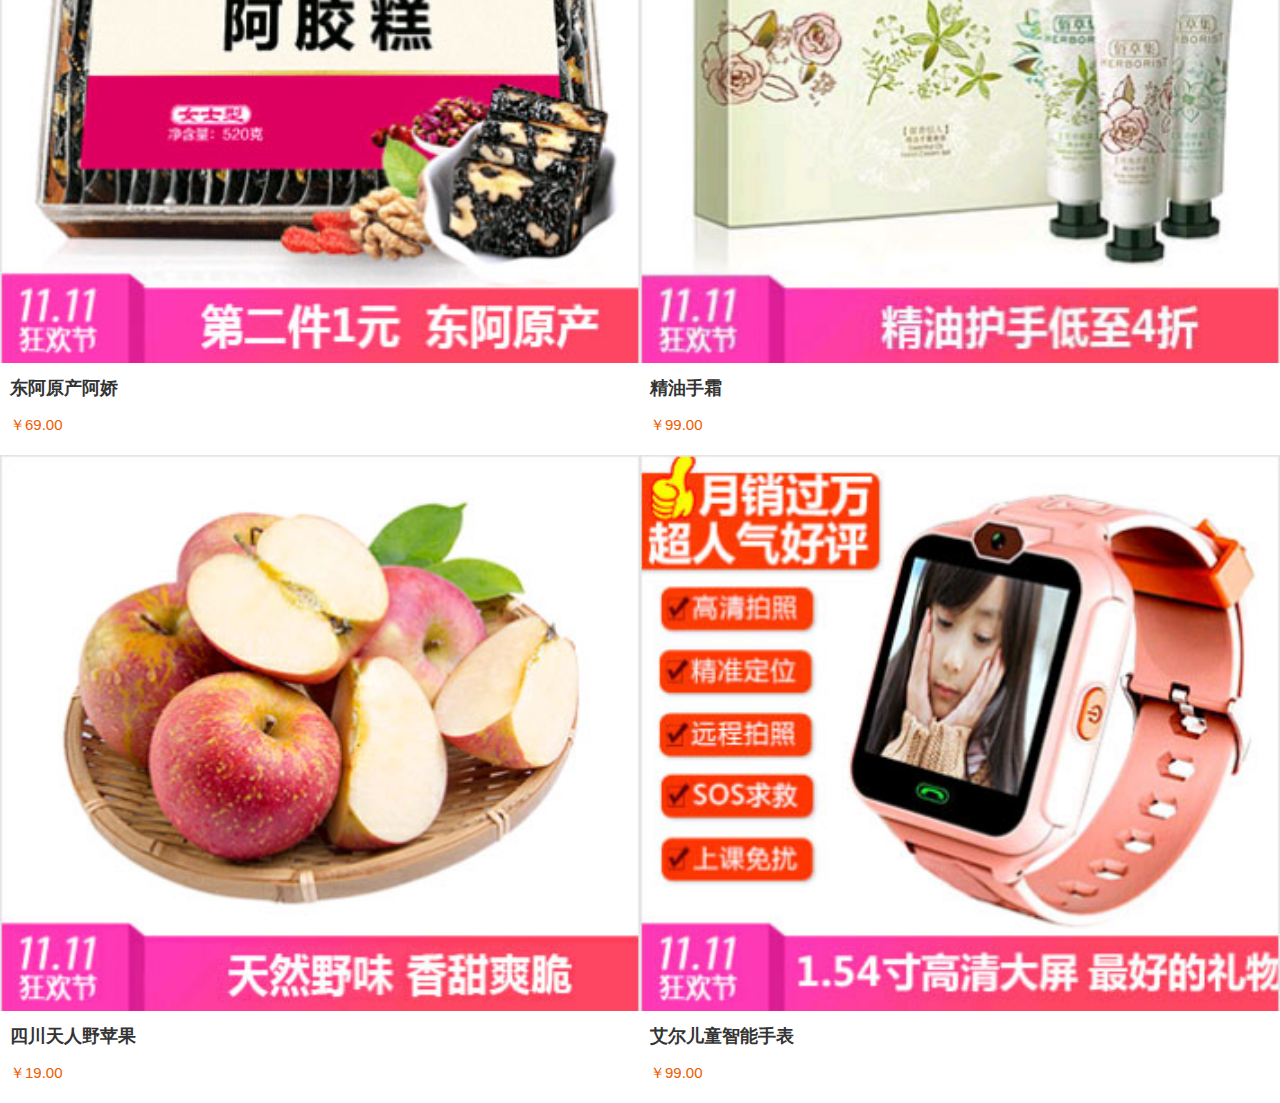
<file: life.html>
<!doctype html>
<html>

	<head>
		<meta charset="UTF-8">
		<title></title>
		<meta name="viewport" content="width=device-width,initial-scale=1,minimum-scale=1,maximum-scale=1,user-scalable=no" />
		<link href="css/mui.min.css" rel="stylesheet" />
		<link href="css/life.css" rel="stylesheet" />
		<link rel="stylesheet" type="text/css" href="css/iconfont.css">
	</head>

	<body id="refreshContainer">
		<header >
		    <div class="mui-cont clearfix" style="position: fixed;top: 0;left: 0;z-index: 3;width: 100%;background-color: #F15B00;">
		   		<div class="left ww" style="margin-left: 10%;">
		   			<span class="iconfont icon-sousuo so"></span>
		   			<input class="tx" type="text" placeholder="11.11" />
		   		</div>
		   		<span class="bei" style="margin-right: 5%;">北京</span>
		   </div>
		</header>
		<div class="mui-content" style="margin-top: 75px;">
		    <div id="slider" class="mui-slider" >
		      <div class="mui-slider-group mui-slider-loop">
		        <!-- 额外增加的一个节点(循环轮播：第一个节点是最后一张轮播) -->
		        <div class="mui-slider-item mui-slider-item-duplicate">
		          <a href="#">
		            <img src="img/11-14.jpg">
		          </a>
		        </div>
		        <!-- 第一张 -->
		        <div class="mui-slider-item">
		          <a href="#">
		            <img src="img/11.11.jpg">
		          </a>
		        </div>
		        <!-- 第二张 -->
		        <div class="mui-slider-item">
		          <a href="#">
		            <img src="img/11-12.jpg">
		          </a>
		        </div>
		        <!-- 第三张 -->
		        <div class="mui-slider-item">
		          <a href="#">
		            <img src="img/11-13.jpg">
		          </a>
		        </div>
		        <!-- 第四张 -->
		        <div class="mui-slider-item">
		          <a href="#">
		            <img src="img/11-14.jpg">
		          </a>
		        </div>
		        <!-- 额外增加的一个节点(循环轮播：最后一个节点是第一张轮播) -->
		        <div class="mui-slider-item mui-slider-item-duplicate">
		          <a href="#">
		            <img src="img/11.11.jpg">
		          </a>
		        </div>
		      </div>
		      <div class="mui-slider-indicator">
		        <div class="mui-indicator mui-active"></div>
		        <div class="mui-indicator"></div>
		        <div class="mui-indicator"></div>
		        <div class="mui-indicator"></div>
		      </div>
		    </div>
		    <div class="quality">
		    	<P class="good">好品质</P>
		    	<div class="XISHU clearfix">
		    		<div class="XI">
		    			<p class="cai">彩妆护肤</p>
		    			<P class="go">美丽购</P>
		    			<img src="img/xi_02.jpg" />
		    		</div>
		    		<div class="XI">
		    			<p class="cai">厨卫清洗</p>
		    			<P class="go">爱家购</P>
		    			<img src="img/xi_04.jpg"/> 
		    		</div>
		    		<div class="XI">
		    			<p class="cai">个人护理</p>
		    			<P class="go">居家购</P>
		    			<img src="img/xi_06.jpg"/> 
		    		</div>
		    		<div class="XI">
		    			<p class="cai">大小家电</p>
		    			<P class="go">低价购</P>
		    			<img src="img/xi_08.jpg" /> 
		    		</div>
		    		<!--<div class="XI">
		    			<p>彩妆护肤</p>
		    			<P>美丽购</P>
		    			<img src="img/xi_02.jpg"
		    		</div>-->
		    		
		    		<div class="XI">
		    			<p class="cai">精致百货</p>
		    			<P class="go">品质购</P>
		    			<img src="img/xi_13.jpg" /> 
		    		</div>
		    		<div class="XI">
		    			<p class="cai">母婴玩具</p>
		    			<P class="go">安心购</P>
		    			<img src="img/xi_14.jpg" /> 
		    		</div>
		    		<div class="XI">
		    			<p class="cai">运动健身</p>
		    			<P class="go">最潮购</P>
		    			<img src="img/xi_15.jpg" /> 
		    		</div>
		    		<div class="XI">
		    			<p class="cai">3c数码</p>
		    			<P class="go">智能购</P>
		    			<img src="img/xi_16.jpg" /> 
		    		</div>
		    	</div>
		    </div>
		    <img class="nai" src="img/nai.jpg" />
		    <div class="recommend clearfix" id="list">
		    	 <div class="zx">
		    	 	<img src="img/juz.jpg" />
		    	 	<P class="zx-p">正宗江西脐橙</P>
		    	 	<p class="zx-q">￥29.8</p>
		    	 </div>
		    	 <div class="zx">
		    	 	<img src="img/hux.jpg" />
		    	 	<P class="zx-p">加强自发热护膝</P>
		    	 	<p class="zx-q">￥39.00</p>
		    	 </div>
		    	
		    	 
		    	 
		    	 <div class="zx">
		    	 	<img src="img/aj.jpg" /> 
		    	 	<P class="zx-p">东阿原产阿娇</P>
		    	 	<p class="zx-q">￥69.00</p>
		    	 </div>
		    	 <div class="zx">
		    	 	<img src="img/hs.jpg" /> 
		    	 	<P class="zx-p">精油手霜</P>
		    	 	<p class="zx-q">￥99.00</p>
		    	 </div>
		    	 
		    	 
		    	  <div class="zx">
		    	 	<img src="img/tao.jpg" /> 
		    	 	<P class="zx-p">四川天人野苹果</P>
		    	 	<p class="zx-q">￥19.00</p>
		    	 </div>
		    	 <div class="zx">
		    	 	<img src="img/shoubiao.jpg" /> 
		    	 	<P class="zx-p">艾尔儿童智能手表</P>
		    	 	<p class="zx-q">￥99.00</p>
		    	 </div>
		    	 
		    </div>
		</div>
		<script src="js/mui.min.js"></script>
		<script type="text/javascript">
			mui.init()
			var gallery = mui('.mui-slider');
				gallery.slider({
  				interval:3000//自动轮播周期，若为0则不自动播放，默认为0；
				});
				
				
				
				
				
				var html=`<div class="zx">
		    	 	<img src="img/tao.jpg" /> 
		    	 	<P class="zx-p">四川天人野苹果</P>
		    	 	<p class="zx-q">￥19.00</p>
		    	 </div>
		    	 <div class="zx">
		    	 	<img src="img/shoubiao.jpg" /> 
		    	 	<P class="zx-p">艾尔儿童智能手表</P>
		    	 	<p class="zx-q">￥99.00</p>
		    	 </div>`
//			var gallery = mui('.mui-slider');
//				gallery.slider({
//				interval:3000//自动轮播周期，若为0则不自动播放，默认为0；
//				});
//			mui.plusReady(function(){
//				mui('#btn')[0].addEventListener("tap",function(){
//					mui.openWindow('sys.html','sys.html')
//				})
//				mui('#xx')[0].addEventListener("tap",function(){
//					mui.openWindow('zx.html','zx.html')
//					var href=this.getAttribute('href');
//    				plus.webview.show(href);
//				})
//			})
			function refreshDown() {
				setTimeout(function(){
					
					
				for(var i = 0; i < 1; i++) {
					
					mui("#list")[0].innerHTML+=html;
					
				}
				//停止刷新
				mui('#refreshContainer').pullRefresh().endPulldownToRefresh();
				},2000)
			}
			function refreshUp() {
				setTimeout(function(){
					
				
				for(var i = 0; i < 1; i++) {
					
					mui("#list")[0].innerHTML+=html;
					
				}
				//停止刷新
				mui('#refreshContainer').pullRefresh().endPullupToRefresh();
				},2000)
			}
			mui.init({
				pullRefresh: {
					container: "#refreshContainer", //下拉刷新容器标识，querySelector能定位的css选择器均可，比如：id、.class等
//					down: {
//						contentdown: "下拉可以刷新", //可选，在下拉可刷新状态时，下拉刷新控件上显示的标题内容
//						contentover: "释放立即刷新", //可选，在释放可刷新状态时，下拉刷新控件上显示的标题内容
//						contentrefresh: "正在刷新...", //可选，正在刷新状态时，下拉刷新控件上显示的标题内容
//						callback: refreshDown //必选，刷新函数，根据具体业务来编写，比如通过ajax从服务器获取新数据；
//					},
					up:{
						contentdown: "上拉可以加载", //可选，在下拉可刷新状态时，下拉刷新控件上显示的标题内容
						contentover: "释放立即加载", //可选，在释放可刷新状态时，下拉刷新控件上显示的标题内容
						contentrefresh: "正在加载...", //可选，正在刷新状态时，下拉刷新控件上显示的标题内容
						callback: refreshUp //必选，刷新函数，根据具体业务来编写，比如通过ajax从服务器获取新数据；
					}
				}
			});
		</script>
	</body>

</html>
</file>
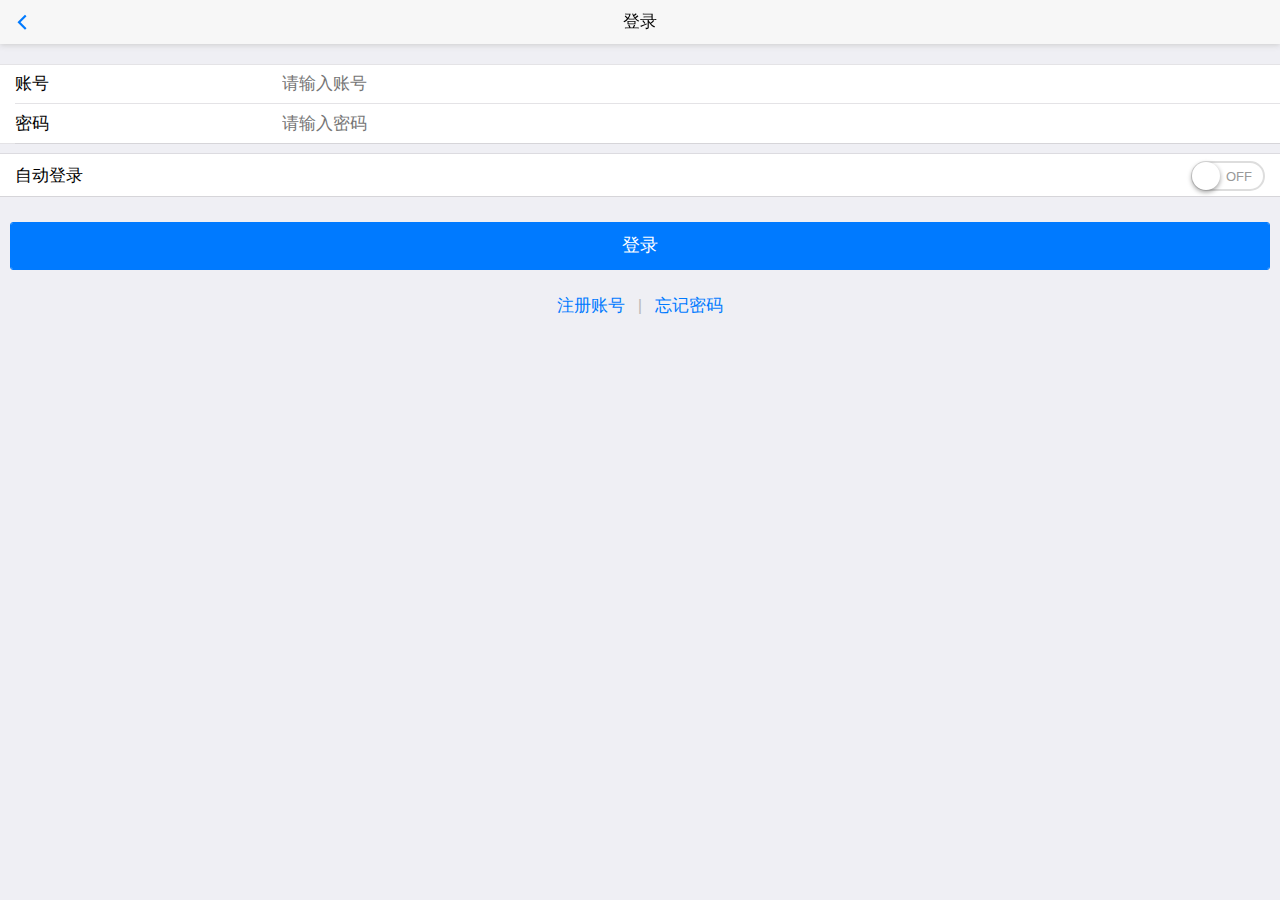
<file: login.html>
<!DOCTYPE html>
<html class="ui-page-login">

	<head>
		<meta charset="utf-8">
		<meta name="viewport" content="width=device-width,initial-scale=1,minimum-scale=1,maximum-scale=1,user-scalable=no" />
		<title></title>
		<link href="css/mui.min.css" rel="stylesheet" />
		<style>
			.ui-page-login,
			body {
				width: 100%;
				height: 100%;
				margin: 0px;
				padding: 0px;
			}
			.mui-content{height: 100%;}
			.area {
				margin: 20px auto 0px auto;
			}
			
			.mui-input-group {
				margin-top: 10px;
			}
			
			.mui-input-group:first-child {
				margin-top: 20px;
			}
			
			.mui-input-group label {
				width: 22%;
			}
			
			.mui-input-row label~input,
			.mui-input-row label~select,
			.mui-input-row label~textarea {
				width: 78%;
			}
			
			.mui-checkbox input[type=checkbox],
			.mui-radio input[type=radio] {
				top: 6px;
			}
			
			.mui-content-padded {
				margin-top: 25px;
			}
			
			.mui-btn {
				padding: 10px;
			}
			
			.link-area {
				display: block;
				margin-top: 25px;
				text-align: center;
			}
			
			.spliter {
				color: #bbb;
				padding: 0px 8px;
			}
			
			.oauth-area {
				position: absolute;
				bottom: 20px;
				left: 0px;
				text-align: center;
				width: 100%;
				padding: 0px;
				margin: 0px;
			}
			
			.oauth-area .oauth-btn {
				display: inline-block;
				width: 50px;
				height: 50px;
				background-size: 30px 30px;
				background-position: center center;
				background-repeat: no-repeat;
				margin: 0px 20px;
				/*-webkit-filter: grayscale(100%); */
				border: solid 1px #ddd;
				border-radius: 25px;
			}
			
			.oauth-area .oauth-btn:active {
				border: solid 1px #aaa;
			}
			
			.oauth-area .oauth-btn.disabled {
				background-color: #ddd;
			}
		</style>

	</head>

	<body>
		<header class="mui-bar mui-bar-nav">
			<!--href="my.html"-->
		    <a class=" mui-icon mui-icon-left-nav mui-pull-left" id="fh" ></a>
		    <h1 class="mui-title">登录</h1>
		</header>
		<div class="mui-content">
			<form id='login-form' class="mui-input-group">
				<div class="mui-input-row">
					<label>账号</label>
					<input id='account' type="text" class="mui-input-clear mui-input" placeholder="请输入账号">
				</div>
				<div class="mui-input-row">
					<label>密码</label>
					<input id='password' type="password" class="mui-input-clear mui-input" placeholder="请输入密码">
				</div>
			</form>
			<form class="mui-input-group">
				<ul class="mui-table-view mui-table-view-chevron">
					<li class="mui-table-view-cell">
						自动登录
						<div id="autoLogin" class="mui-switch">
							<div class="mui-switch-handle"></div>
						</div>
					</li>
				</ul>
			</form>
			<div class="mui-content-padded">
				<button id='login' class="mui-btn mui-btn-block mui-btn-primary">登录</button>
				<div class="link-area"><a id='reg'>注册账号</a> <span class="spliter">|</span> <a id='forgetPassword'>忘记密码</a>
				</div>
			</div>
			<div class="mui-content-padded oauth-area">

			</div>
		</div>
		<script src="js/mui.min.js"></script>
		<script src="js/mui.enterfocus.js"></script>
		<script src="js/app.js"></script>
		<script>
			(function($, doc) {
				$.init({
					statusBarBackground: '#f7f7f7'
				});
				$.plusReady(function() {
					mui('#fh')[0].addEventListener('tap',function(){
						mui.openWindow('my.html','mui.html')
					})
					plus.screen.lockOrientation("portrait-primary");
					var settings = app.getSettings();
					var state = app.getState();
					var mainPage = $.preload({
						"id": 'main',
						"url": 'main.html'
					});
					var toMain = function() {
						$.fire(mainPage, 'show', null);
						setTimeout(function() {
							$.openWindow({
								id: 'main',
								show: {
									aniShow: 'pop-in'
								},
								waiting: {
									autoShow: false
								}
							});
						}, 0);
					};
					//检查 "登录状态/锁屏状态" 开始
					if (settings.autoLogin && state.token && settings.gestures) {
						$.openWindow({
							url: 'unlock.html',
							id: 'unlock',
							show: {
								aniShow: 'pop-in'
							},
							waiting: {
								autoShow: false
							}
						});
					} else if (settings.autoLogin && state.token) {
						toMain();
					} else {
						app.setState(null);
						//第三方登录
						var authBtns = ['qihoo', 'weixin', 'sinaweibo', 'qq']; //配置业务支持的第三方登录
						var auths = {};
						var oauthArea = doc.querySelector('.oauth-area');
						plus.oauth.getServices(function(services) {
							for (var i in services) {
								var service = services[i];
								auths[service.id] = service;
								if (~authBtns.indexOf(service.id)) {
									var isInstalled = app.isInstalled(service.id);
									var btn = document.createElement('div');
									//如果微信未安装，则为不启用状态
									btn.setAttribute('class', 'oauth-btn' + (!isInstalled && service.id === 'weixin' ? (' disabled') : ''));
									btn.authId = service.id;
									btn.style.backgroundImage = 'url("images/' + service.id + '.png")'
									oauthArea.appendChild(btn);
								}
							}
							$(oauthArea).on('tap', '.oauth-btn', function() {
								if (this.classList.contains('disabled')) {
									plus.nativeUI.toast('您尚未安装微信客户端');
									return;
								}
								var auth = auths[this.authId];
								var waiting = plus.nativeUI.showWaiting();
								auth.login(function() {
									waiting.close();
									plus.nativeUI.toast("登录认证成功");
									auth.getUserInfo(function() {
										plus.nativeUI.toast("获取用户信息成功");
										var name = auth.userInfo.nickname || auth.userInfo.name;
										app.createState(name, function() {
											toMain();
										});
									}, function(e) {
										plus.nativeUI.toast("获取用户信息失败：" + e.message);
									});
								}, function(e) {
									waiting.close();
									plus.nativeUI.toast("登录认证失败：" + e.message);
								});
							});
						}, function(e) {
							oauthArea.style.display = 'none';
							plus.nativeUI.toast("获取登录认证失败：" + e.message);
						});
					}
					// close splash
					setTimeout(function() {
						//关闭 splash
						plus.navigator.closeSplashscreen();
					}, 600);
					//检查 "登录状态/锁屏状态" 结束
					var loginButton = doc.getElementById('login');
					var accountBox = doc.getElementById('account');
					var passwordBox = doc.getElementById('password');
					var autoLoginButton = doc.getElementById("autoLogin");
					var regButton = doc.getElementById('reg');
					var forgetButton = doc.getElementById('forgetPassword');
					loginButton.addEventListener('tap', function(event) {
						var loginInfo = {
							account: accountBox.value,
							password: passwordBox.value
						};
						app.login(loginInfo, function(err) {
							if (err) {
								plus.nativeUI.toast(err);
								return;
							}
							toMain();
						});
					});
					$.enterfocus('#login-form input', function() {
						$.trigger(loginButton, 'tap');
					});
					autoLoginButton.classList[settings.autoLogin ? 'add' : 'remove']('mui-active')
					autoLoginButton.addEventListener('toggle', function(event) {
						setTimeout(function() {
							var isActive = event.detail.isActive;
							settings.autoLogin = isActive;
							app.setSettings(settings);
						}, 50);
					}, false);
					regButton.addEventListener('tap', function(event) {
						$.openWindow({
							url: 'reg.html',
							id: 'reg',
							preload: true,
							show: {
								aniShow: 'pop-in'
							},
							styles: {
								popGesture: 'hide'
							},
							waiting: {
								autoShow: false
							}
						});
					}, false);
					forgetButton.addEventListener('tap', function(event) {
						$.openWindow({
							url: 'forget_password.html',
							id: 'forget_password',
							preload: true,
							show: {
								aniShow: 'pop-in'
							},
							styles: {
								popGesture: 'hide'
							},
							waiting: {
								autoShow: false
							}
						});
					}, false);
					//
					window.addEventListener('resize', function() {
						oauthArea.style.display = document.body.clientHeight > 400 ? 'block' : 'none';
					}, false);
					//
					var backButtonPress = 0;
					$.back = function(event) {
						backButtonPress++;
						if (backButtonPress > 1) {
							plus.runtime.quit();
						} else {
							plus.nativeUI.toast('再按一次退出应用');
						}
						setTimeout(function() {
							backButtonPress = 0;
						}, 1000);
						return false;
					};
				});
			}(mui, document));
		</script>
	</body>

</html>
</file>
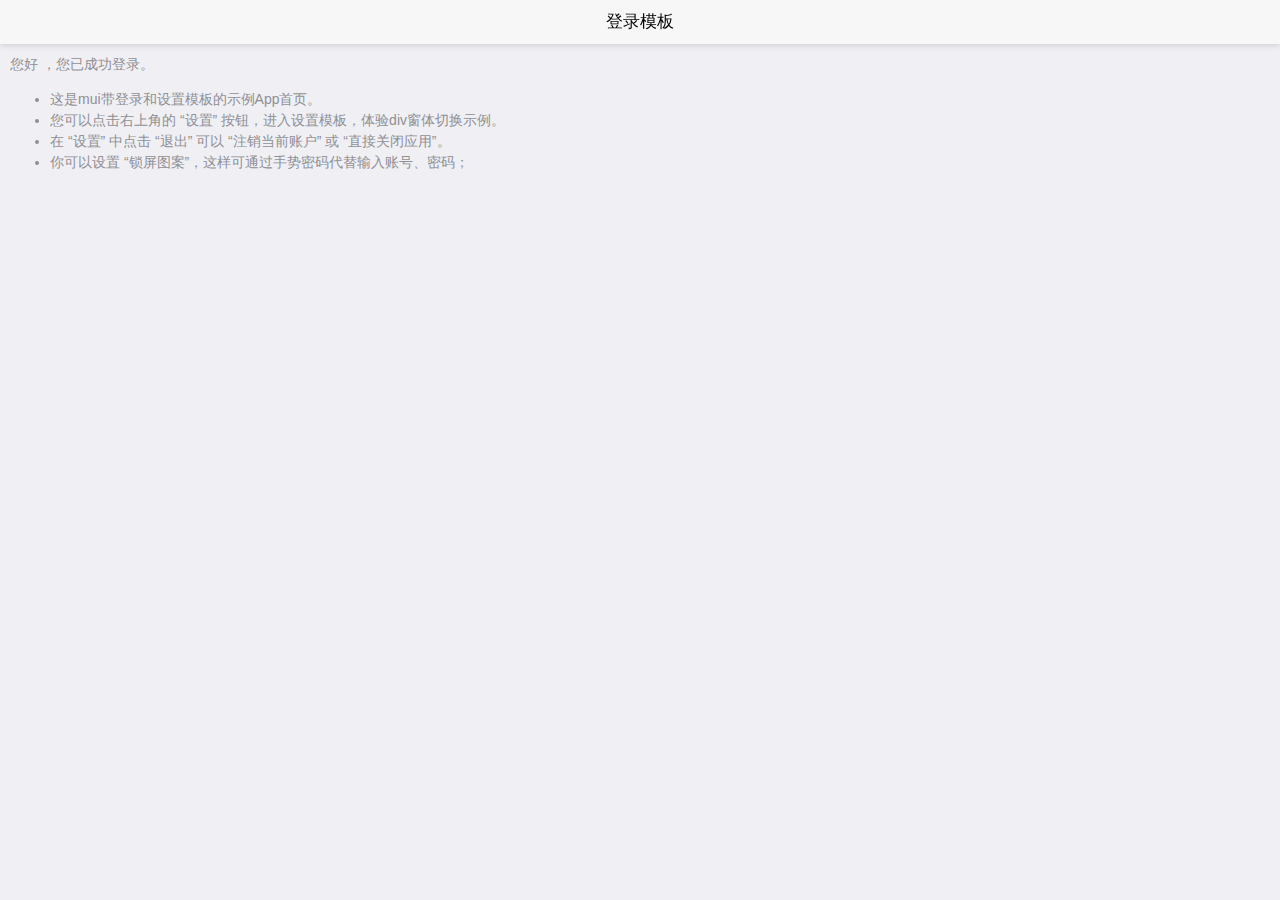
<file: main.html>
<!DOCTYPE html>
<html>

	<head>
		<meta charset="utf-8">
		<meta name="viewport" content="width=device-width,initial-scale=1,minimum-scale=1,maximum-scale=1,user-scalable=no" />
		<title></title>
		<link href="css/mui.min.css" rel="stylesheet" />

		<style>
			ul {
				font-size: 14px;
				color: #8f8f94;
			}
			.mui-btn {
				padding: 10px;
			}
		</style>
	</head>

	<body>
		<header class="mui-bar mui-bar-nav" style="padding-right: 15px;">
			<h1 class="mui-title">登录模板</h1>
		</header>
		<div class="mui-content">
			<div class="mui-content-padded">
				<p>
					您好 <span id='account'></span>，您已成功登录。
					<ul>
						<li>这是mui带登录和设置模板的示例App首页。</li>
						<li>您可以点击右上角的 “设置” 按钮，进入设置模板，体验div窗体切换示例。</li>
						<li>在 “设置” 中点击 “退出” 可以 “注销当前账户” 或 “直接关闭应用”。</li>
						<li>你可以设置 “锁屏图案”，这样可通过手势密码代替输入账号、密码；</li>
					</ul>
				</p>
				<!--<button  class="mui-btn mui-btn-block mui-btn-primary">设置</button>-->
				<!--
				<button id='exit' class="mui-btn mui-btn-block mui-btn-green">关闭</button>
                <button id='logout' class="mui-btn mui-btn-red mui-btn-block">注销登录</button>
                -->
			</div>
		</div>
		<script src="js/mui.min.js"></script>
		<script src="js/app.js"></script>
		<script>
			(function($, doc) {
				$.init();
				var settings = app.getSettings();
				var account = doc.getElementById('account');
				//
				window.addEventListener('show', function() {
					var state = app.getState();
					account.innerText = state.account;
				}, false);
				$.plusReady(function() {
					//--
					$.oldBack = mui.back;
					var backButtonPress = 0;
					$.back = function(event) {
						backButtonPress++;
						if (backButtonPress > 1) {
							plus.runtime.quit();
						} else {
							plus.nativeUI.toast('再按一次退出应用');
						}
						setTimeout(function() {
							backButtonPress = 0;
						}, 1000);
						return false;
					};
				});
			}(mui, document));
		</script>
	</body>

</html>
</file>
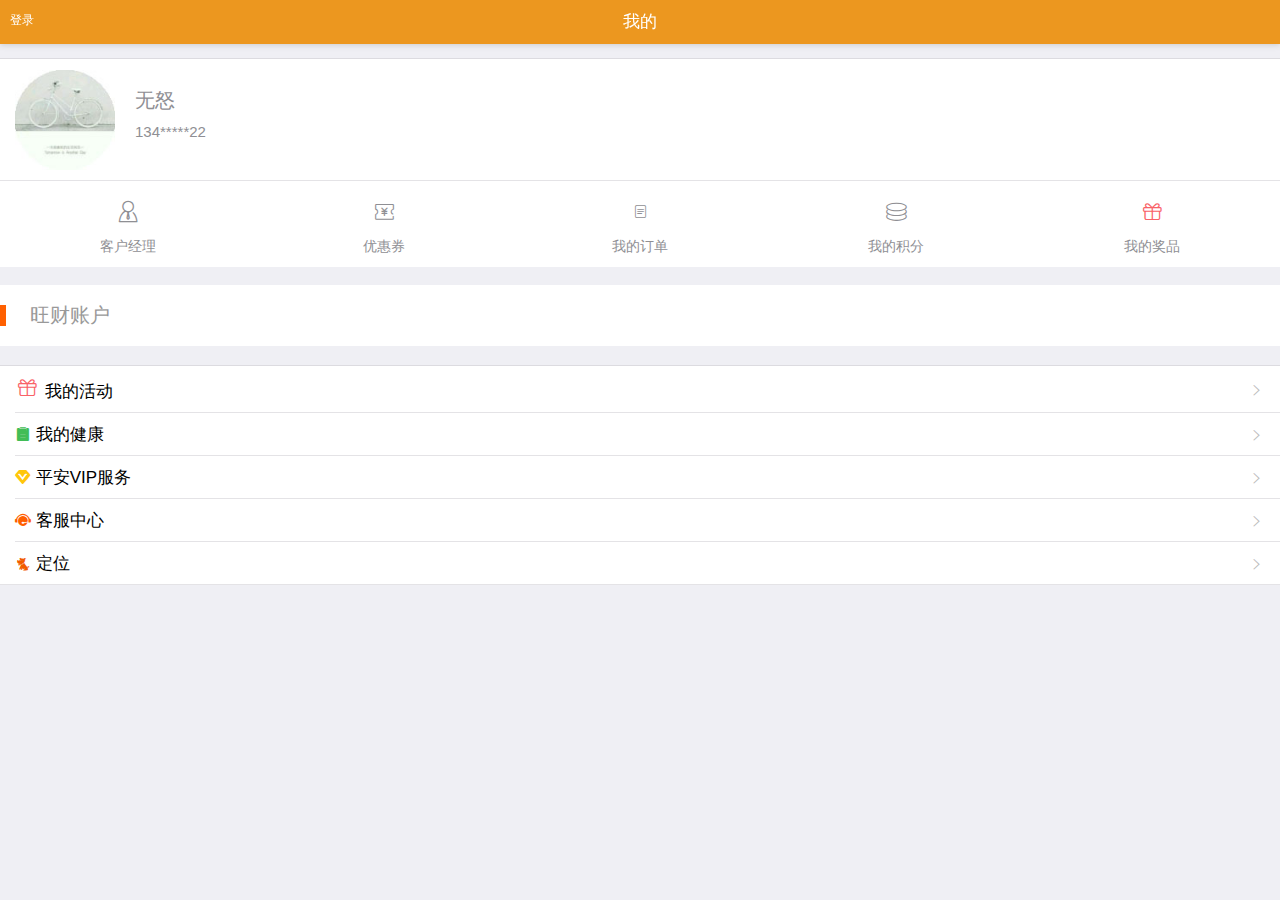
<file: my.html>
<!doctype html>
<html>

	<head>
		<meta charset="UTF-8">
		<title></title>
		<meta name="viewport" content="width=device-width,initial-scale=1,minimum-scale=1,maximum-scale=1,user-scalable=no" />
		<link href="css/mui.min.css" rel="stylesheet" />
		<link href="css/my.css" rel="stylesheet" />
		<link rel="stylesheet" type="text/css" href="css/iconfont.css">
	</head>

	<body>
		
		<header class="mui-bar mui-bar-nav wai">
			<!--href="login.html"-->
		    <a class=" mui-pull-left login"  id='gl'>登录</a>
		    <h1 class="mui-title wod">我的</h1>
		   <!-- <a class="mui-pull-right registered" href="registered.html" id='zcc'>注册</a>-->
		</header>
		<div class="mui-content">
		    <ul class="mui-table-view">
		            <li class="mui-table-view-cell">
		            	<!--href="gr.html"-->
		                <a class="mui-navigate-right clearfix"  id="gr">
		                	<img class="wonu" id='ss' src="img/wod.jpg"/> 
		                    <p class="w-z">无怒</p>
		                    <P class="w-d">134*****22</P>
		                </a>
		            </li>
		    </ul>
		    <div class="k-kh clearfix">
		    	<div class="kh">
		    		<p class="iconfont icon-kehu"></p>
		    		<p>客户经理</p>
		    	</div>
		    	<div class="kh">
		    		<p class="iconfont icon-youhuiquan"></p>
		    		<p>优惠券</p>
		    	</div>
		    	<div class="kh">
		    		<p class="iconfont icon-icon-"></p>
		    		<p>我的订单</p>
		    	</div>
		    	<div class="kh">
		    		<p class="iconfont icon-jifen"></p>
		    		<p>我的积分</p>
		    	</div>
		    	<div class="kh">
		    		<p class="iconfont icon-jiangpin"></p>
		    		<p>我的奖品</p>
		    	</div>
		    </div>
		    <div class="si">
		    	<div class="bai">旺财账户</div>
		    </div>
		</div>
		<ul class="mui-table-view huodong">
		        <li class="mui-table-view-cell">
		            <a class="mui-navigate-right">
		            	<span class="iconfont icon-jiangpin"></span>
		                  我的活动
		            </a>
		        </li>
		        <li class="mui-table-view-cell">
		            <a class="mui-navigate-right">
		            	<span class="iconfont icon-jiankangjilu1"></span>
		               我的健康
		            </a>
		        </li>
		        <li class="mui-table-view-cell" id="pa">
		        	<!--href="pinan.html"-->
		            <a class=" mui-navigate-right"  >
		            	<span class="iconfont icon-VIP"></span>
		                 平安VIP服务
		            </a>
		        </li>
		        <li class="mui-table-view-cell">
		        	<!--href="kef.html"-->
		            <a class="mui-navigate-right"  id="kf">
		            	<span class="iconfont icon-kefu"></span>
		                 客服中心
		            </a>
		        </li>
		        <li class="mui-table-view-cell">
		        	<!--href="f-x.html"-->
		            <a class="mui-navigate-right"  id="fx">
		            	<span class="iconfont icon-goushengxiao"></span>
		                 定位
		            </a>
		        </li>
		    </ul>
		<script src="js/mui.min.js"></script>
		<script type="text/javascript">
			mui.init()
			mui.plusReady(function(){
				mui('#gl')[0].addEventListener('tap',function(){
					mui.openWindow('login.html','login.html')
				})
				mui('#fx')[0].addEventListener('tap',function(){
					mui.openWindow('f-x.html','f-x.html')
				})
				mui('#pa')[0].addEventListener('tap',function(){
					mui.openWindow('pinan.html','pinan.html')
//					alert(1)
				})
				mui('#kf')[0].addEventListener('tap',function(){
					mui.openWindow('kef.html','kef.html')
				})
				mui('#gr')[0].addEventListener('tap',function(){
					mui.openWindow('gr.html','gr.html')
				})
			})
		</script>
	</body>

</html>
</file>
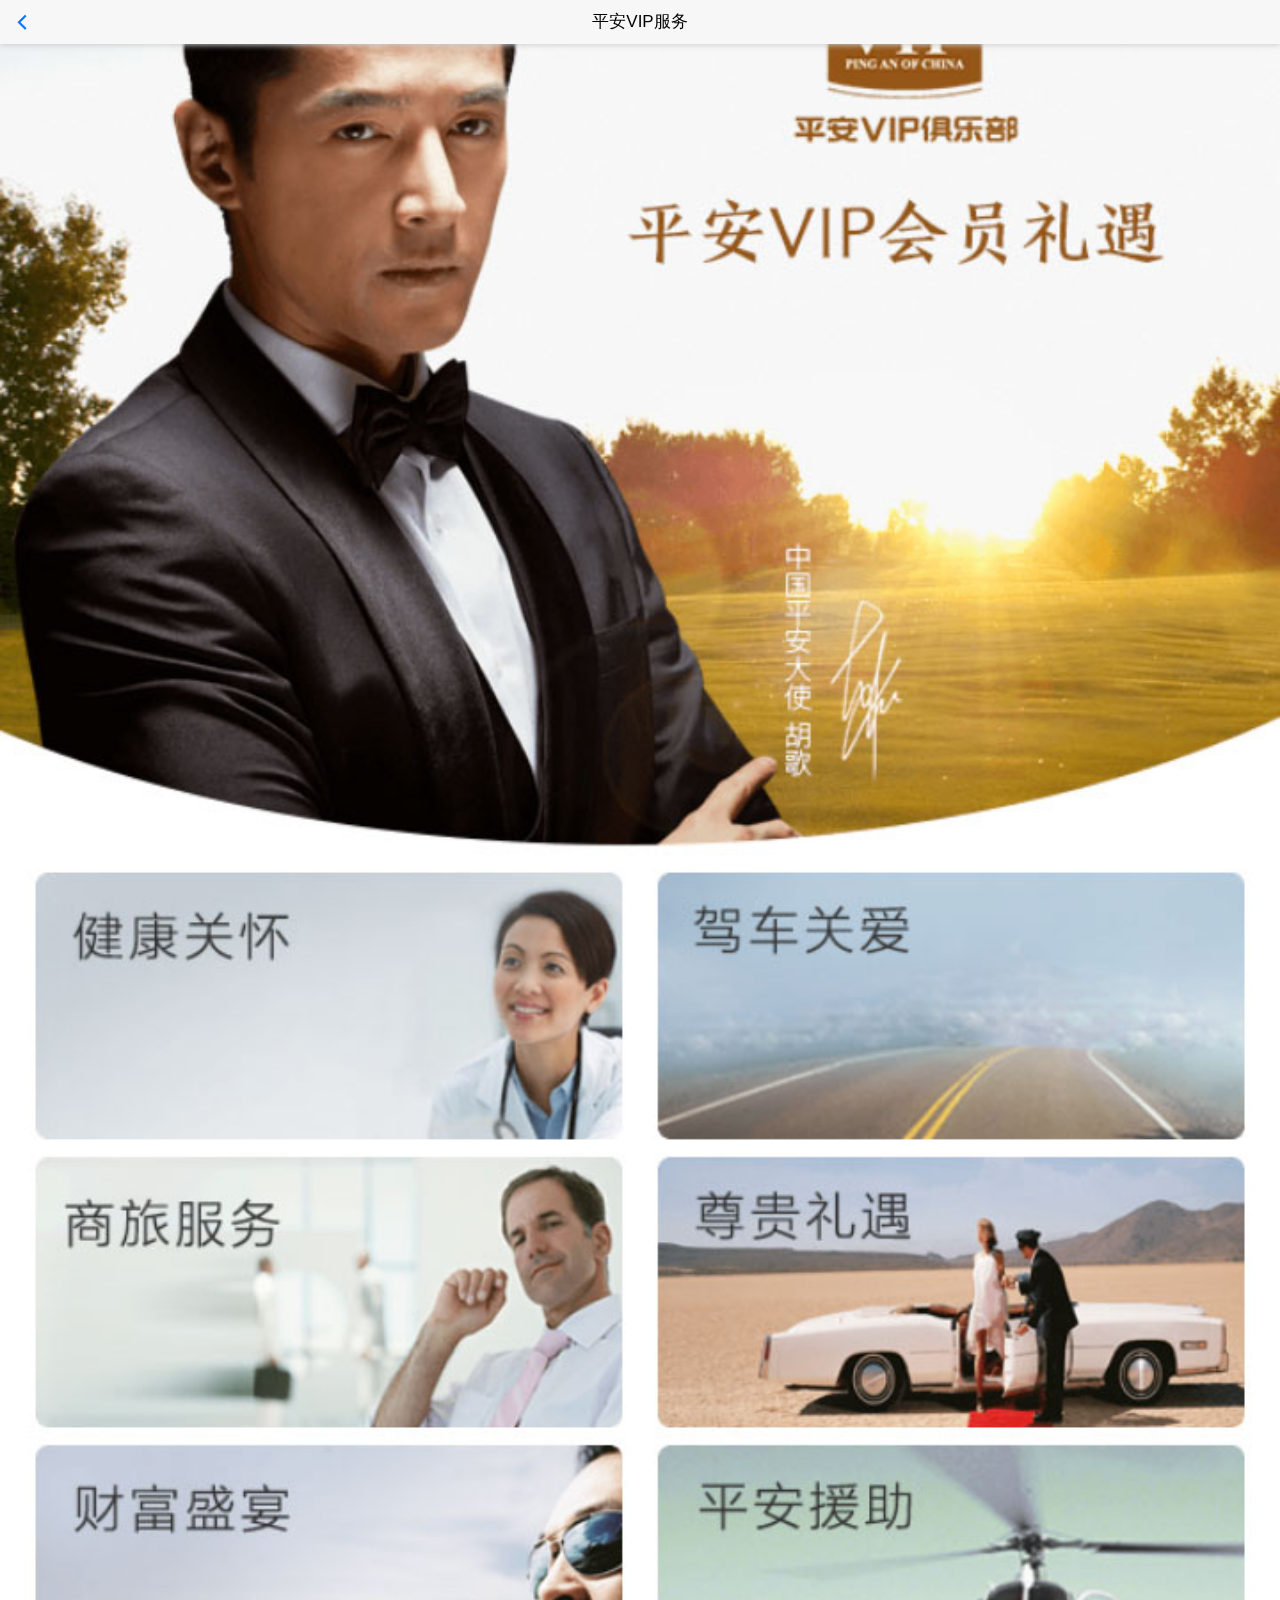
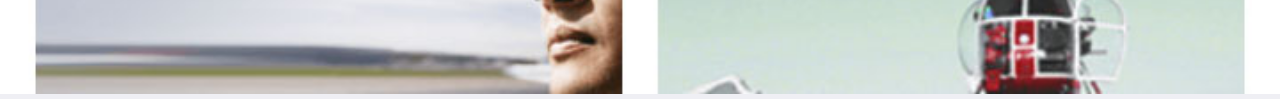
<file: pinan.html>
<!doctype html>
<html>

	<head>
		<meta charset="UTF-8">
		<title></title>
		<meta name="viewport" content="width=device-width,initial-scale=1,minimum-scale=1,maximum-scale=1,user-scalable=no" />
		<link href="css/mui.min.css" rel="stylesheet" />
	</head>

	<body>
		<header class="mui-bar mui-bar-nav">
			<!--href="my.html"-->
		    <a class="mui-action-back mui-icon mui-icon-left-nav mui-pull-left"  id="fh"></a>
		    <h1 class="mui-title">平安VIP服务</h1>
		</header>
		<div class="mui-content">
		    <img style="width: 100%;" src="img/ping.jpg" />
		</div>
		<script src="js/mui.min.js"></script>
		<script type="text/javascript">
			mui.init()
			mui.plusReady(function(){
				mui('#fh')[0].addEventListener('tap',function(){
					mui.openWindow('my.html','my.html')
				})
			})
		</script>
	</body>

</html>
</file>
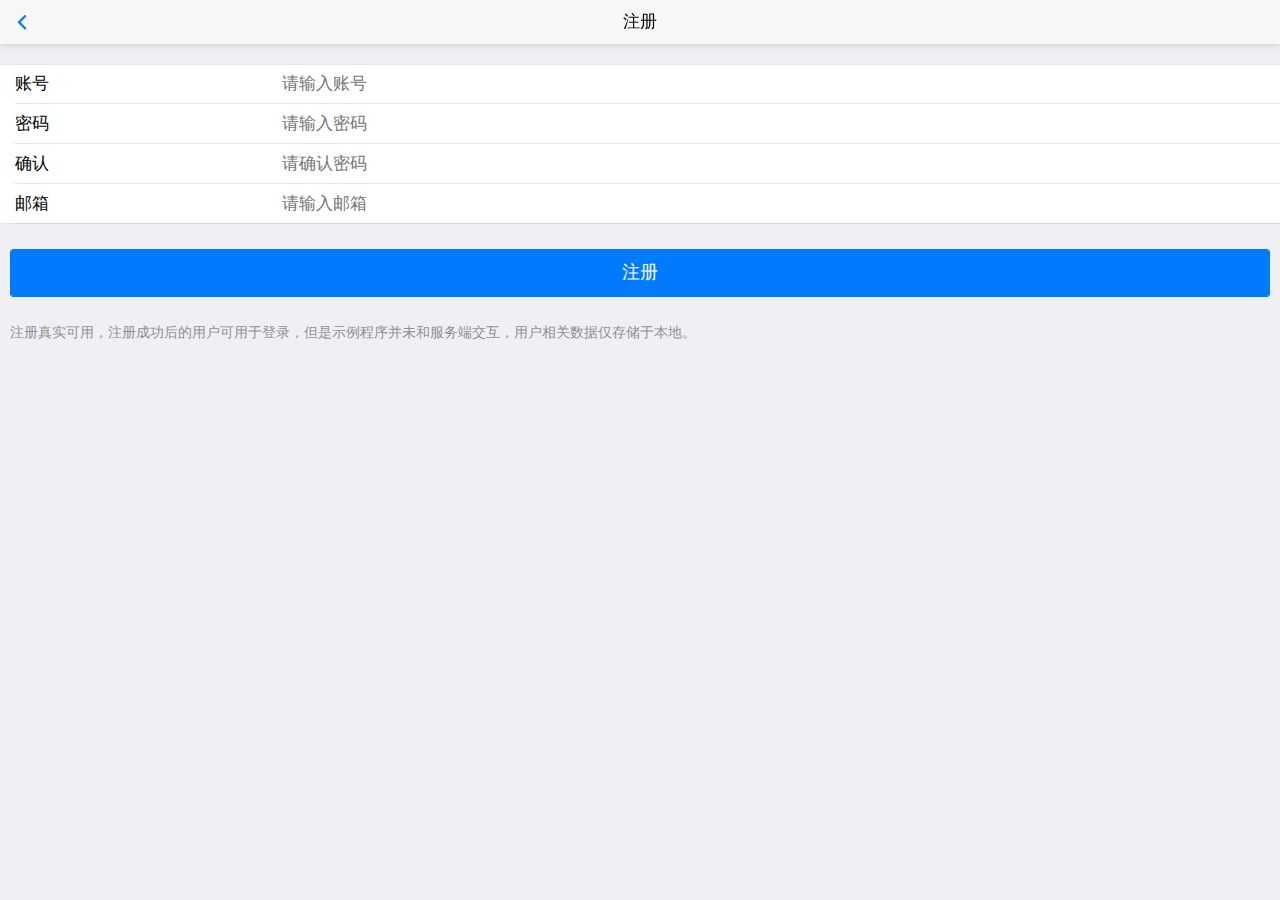
<file: reg.html>
<!DOCTYPE html>
<html class="ui-page-login">

	<head>
		<meta charset="utf-8">
		<meta name="viewport" content="width=device-width,initial-scale=1,minimum-scale=1,maximum-scale=1,user-scalable=no" />
		<title></title>
		<link href="css/mui.min.css" rel="stylesheet" />
		<link href="css/style.css" rel="stylesheet" />
		<style>
			.area {
				margin: 20px auto 0px auto;
			}
			.mui-input-group:first-child {
				margin-top: 20px;
			}
			.mui-input-group label {
				width: 22%;
			}
			.mui-input-row label~input,
			.mui-input-row label~select,
			.mui-input-row label~textarea {
				width: 78%;
			}
			.mui-checkbox input[type=checkbox],
			.mui-radio input[type=radio] {
				top: 6px;
			}
			.mui-content-padded {
				margin-top: 25px;
			}
			.mui-btn {
				padding: 10px;
			}
			
		</style>
	</head>

	<body>
		<header class="mui-bar mui-bar-nav">
			<a class="mui-action-back mui-icon mui-icon-left-nav mui-pull-left"></a>
			<h1 class="mui-title">注册</h1>
		</header>
		<div class="mui-content">
			<form class="mui-input-group">
				<div class="mui-input-row">
					<label>账号</label>
					<input id='account' type="text" class="mui-input-clear mui-input" placeholder="请输入账号">
				</div>
				<div class="mui-input-row">
					<label>密码</label>
					<input id='password' type="password" class="mui-input-clear mui-input" placeholder="请输入密码">
				</div>
				<div class="mui-input-row">
					<label>确认</label>
					<input id='password_confirm' type="password" class="mui-input-clear mui-input" placeholder="请确认密码">
				</div>
				<div class="mui-input-row">
					<label>邮箱</label>
					<input id='email' type="email" class="mui-input-clear mui-input" placeholder="请输入邮箱">
				</div>
			</form>
			<div class="mui-content-padded">
				<button id='reg' class="mui-btn mui-btn-block mui-btn-primary">注册</button>
			</div>
			<div class="mui-content-padded">
				<p>注册真实可用，注册成功后的用户可用于登录，但是示例程序并未和服务端交互，用户相关数据仅存储于本地。</p>
			</div>
		</div>
		<script src="js/mui.min.js"></script>
		<script src="js/app.js"></script>
		<script>
			(function($, doc) {
				$.init();
				$.plusReady(function() {
					var settings = app.getSettings();
					var regButton = doc.getElementById('reg');
					var accountBox = doc.getElementById('account');
					var passwordBox = doc.getElementById('password');
					var passwordConfirmBox = doc.getElementById('password_confirm');
					var emailBox = doc.getElementById('email');
					regButton.addEventListener('tap', function(event) {
						var regInfo = {
							account: accountBox.value,
							password: passwordBox.value,
							email: emailBox.value
						};
						var passwordConfirm = passwordConfirmBox.value;
						if (passwordConfirm != regInfo.password) {
							plus.nativeUI.toast('密码两次输入不一致');
							return;
						}
						app.reg(regInfo, function(err) {
							if (err) {
								plus.nativeUI.toast(err);
								return;
							}
							plus.nativeUI.toast('注册成功');
							$.openWindow({
								url: 'login.html',
								id: 'login',
								show: {
									aniShow: 'pop-in'
								}
							});
						});
					});
				});
			}(mui, document));
		</script>
	</body>

</html>
</file>
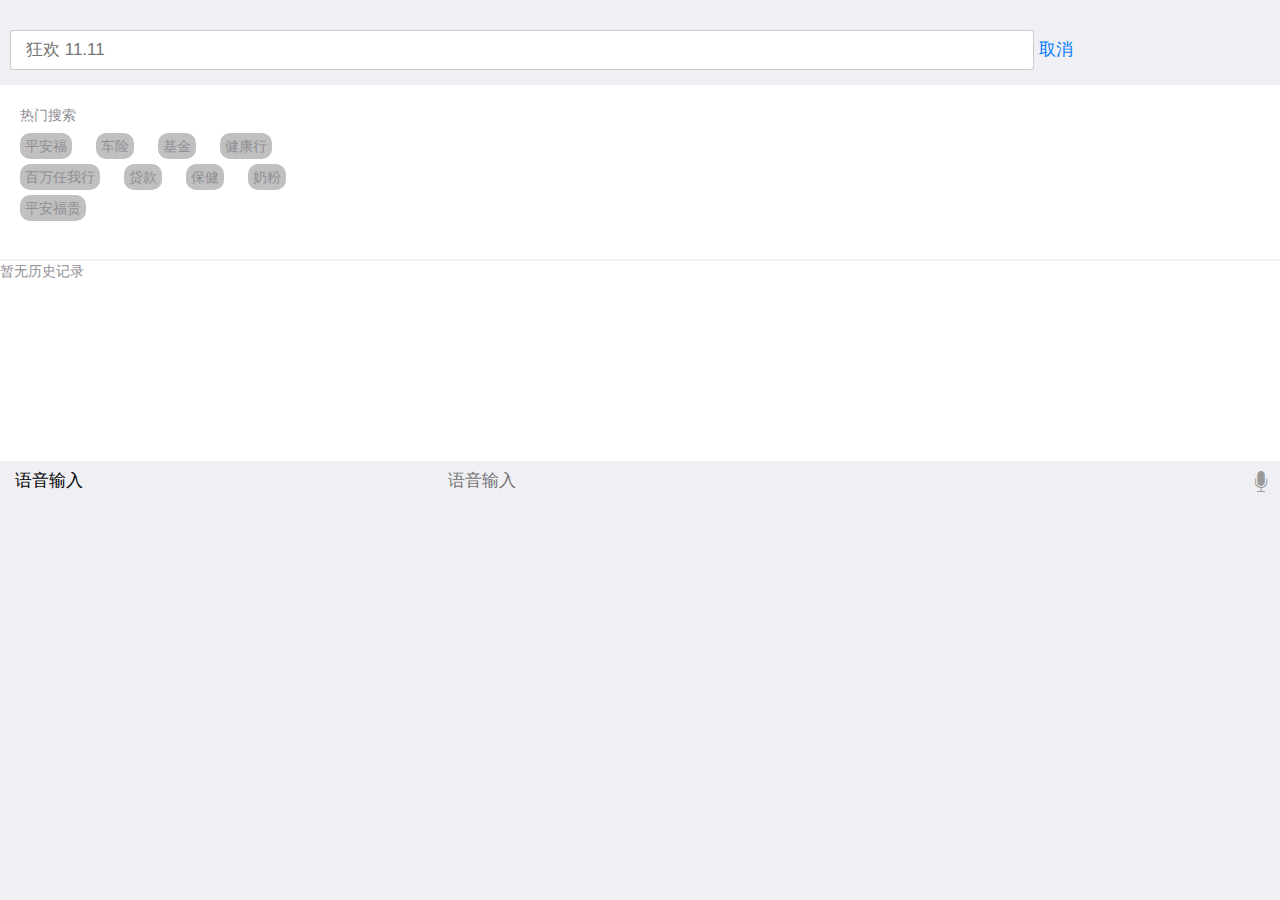
<file: sousuo.html>
<!doctype html>
<html>

	<head>  
		<meta charset="UTF-8">
		<title></title>
		<meta name="viewport" content="width=device-width,initial-scale=1,minimum-scale=1,maximum-scale=1,user-scalable=no" />
		<link href="css/mui.min.css" rel="stylesheet" />
		<link rel="stylesheet" type="text/css" href="css/iconfont.css">
	</head>

	<body>
		<!--<header class="mui-bar mui-bar-nav">
		    <a class="mui-action-back mui-icon mui-icon-left-nav mui-pull-left"></a>
		    <h1 class="mui-title">搜索</h1>
		</header>-->   
		<div class="mui-content">
		    <input  type="text" placeholder="狂欢 11.11" style="width: 80%;margin-left: 10px;margin-top: 30px;"/>
		    		<!--href="Home.html"-->
		    <a  id="fanhui">取消</a>
		    <div style="width: 100%; background-color: #fff;padding-top: 20px;padding-bottom: 30px;">
		    	<p style="margin-left: 20px;;">热门搜索</p>
		    	<div>
		    		<P>
		    			<sapn style="padding:5px 5px;background-color: #C0C0C0;margin-left: 20px;border-radius: 10px;">平安福</sapn>
		    			<sapn style="padding:5px 5px;background-color: #C0C0C0;margin-left: 20px;border-radius: 10px;">车险</sapn>
		    			<sapn style="padding:5px 5px;background-color: #C0C0C0;margin-left: 20px;border-radius: 10px;">基金</sapn>
		    			<sapn style="padding:5px 5px;background-color: #C0C0C0;margin-left: 20px;border-radius: 10px;">健康行</sapn>
		    		</P>
		    		<P>
		    			<sapn style="padding:5px 5px;background-color: #C0C0C0;margin-left: 20px;border-radius: 10px;">百万任我行</sapn>
		    			<sapn style="padding:5px 5px;background-color: #C0C0C0;margin-left: 20px;border-radius: 10px;">贷款</sapn>
		    			<sapn style="padding:5px 5px;background-color: #C0C0C0;margin-left: 20px;border-radius: 10px;">保健</sapn>
		    			<sapn style="padding:5px 5px;background-color: #C0C0C0;margin-left: 20px;border-radius: 10px;">奶粉</sapn>
		    		</P>
		    		<P>
		    			<sapn style="padding:5px 5px;background-color: #C0C0C0;margin-left: 20px;border-radius: 10px;">平安福贵</sapn>
		    		</P>
		    	</div>
		    </div>
		    <div style="width: 100%;background-color: #fff;margin-top: 2px;height: 200px;">
		    		<p>暂无历史记录</p>
		    </div>
		     <div class="mui-input-row">
		      	<label>语音输入</label>
		      	<input type="text" class="mui-input-speech mui-input-clear" placeholder="语音输入">
		  </div>
		  <!--mText-sPeech-->
		</div>
		<script src="js/mui.min.js"></script>
		<script type="text/javascript">
			mui.init()
			mui.plusReady(function(){
				mui('#fanhui')[0].addEventListener("tap",function(){
					mui.openWindow('Home.html','Home.html');
				})
			})
		</script>
	</body>

</html>
</file>
<file: css/financial.css>
*{
	padding: 0;
	margin: 0;
}



p{
	padding: 0;
	margin: 0;
}

.clearfix:after{
    content: "";
    display: table;
    clear: both;
}
.left{
	float: left;
}
.right{
	float:right;
}

.font{
	background-color: #ff7019;
}

.mui-cont{
	width: 90%;
	margin: 0 auto;
}
header{
	background-color: #ff6001;
}
.ww{
	position: relative;
}
.so{
	font-size: 27px;
	position: absolute;
	top: 30px;
	left: 5%;
}
.tx{
	text-indent: 20px;
	background-color: #ff7019;
	
}
.yu{
	position: absolute;
	top: 30px;
	right: 10%;
}
.er{
	float: right;
}
.iconfont .icon-erji .er:before{
	margin-top: 30px;;
}
.icon-erji:before {
	margin-top: 30px;
	font-size: 25px;
	line-height: 75px;
	color: #fff;
}


.iconfont {
   font-size:0;
}

input[type=color], input[type=date], input[type=datetime-local], input[type=datetime], input[type=email], input[type=month], input[type=number], input[type=password], input[type=search], input[type=tel], input[type=text], input[type=time], input[type=url], input[type=week], select, textarea {
    /*line-height: 21px;*/
    /*width: 100%;*/
    /*height: 40px;*/
   margin-top: 20px;
    margin-bottom: 15px;
    padding: 10px 20px;
    /*-webkit-user-select: text;*/
    /*border: 1px solid rgba(0,0,0,.2);*/
    /*border-radius: 3px;*/
    /*outline: 0;*/
    background-color: #FF7019;
    -webkit-appearance: none
}


.rsbz{
	width: 100%;
}
.fin{
	width: 25%;
	float: left;
	text-align: center;
	padding-top: 31px;
}
.tu{
	font-size: 40px;
}
.icon-kehu1:before {
    content: "\e7f0";
    font-size: 40px;
    color: #fff;
}
.icon-anquan:before{
	 font-size: 30px;
    color: #fff;
}
.icon-chuhang:before{
	 font-size: 30px;
    color: #fff;
}
.icon-yiliao:before{
	 font-size: 30px;
    color: #fff;
}
.zt{
	padding-top: 10px;
	font-size:15px ;
	color: #fff;
	padding-bottom: 45px;
}
.zt-t{
	padding-top: 5px;
	font-size:15px ;
	color: #fff;
	padding-bottom: 45px;
}
.mui-slider-indicator {
    position: absolute;
    bottom: 1px;
    width: 100%;
    text-align: center;
    background: 0 0;
}
/*.mui-indicator{
	background-color: #EC971F;
}*/


.si{
	width:100%;
	background-color: #fff;
	margin-top: 18px;
	padding-top: 20px;;
	padding-bottom: 20px;
	/*margin-bottom: 2px;*/
}
.bai{
	width:80%;
	margin: 0 auot;
	border-left: 6px solid #ff6001;
	padding-left: 24px;
	color: #999999;
	font-size: 20px;
}
.zhuan{
	padding-left: 10%;
	padding-top: 24px;
	color: #ff6000;
	font-size:19px ;
}
.gou{
	width: 100%;
	padding-top: 20px;
}
.wangcai{
	width: 20%;
	text-align: center;
	float: left;
}
.icon-goushengxiao:before{
	font-size: 34px;
	color: #ffd752;
}
.icon-qian:before{
	font-size: 34px;
	color: #29aef3;
}
.icon-yuanbao:before{
	font-size: 34px;
	color: #ff6600;
}
.icon-qianbao:before{
	font-size: 34px;
	color: #ff686d;
}
.icon-tongjitutubiao:before{
	font-size: 34px;
	color: #ffc60b;
}
.wc{
	font-size:15px ;
	color: #333333;
	margin-top: 15px;;
}


.icon-jiankangjilu1:before{
	font-size: 34px;
	color: #42bd56;
}
.icon-jijin:before{
	font-size: 34px;
	color: #ff6969;
}
.icon-xinyongqia:before{
	font-size: 34px;
	color: #9894ff;
}
.icon-daikuan1:before{
	font-size:34px ;
	color: #ff6969;
}
.icon-huoqibaoqianyue:before{
	font-size: 34px;
	color: #ffc60b;
}
.vip{
	margin-top: 20px;
}
.icon-VIP:before{
	color: #CF2D28;
	font-size: 20px;
}
.CHE{
	width: 100%;
}
.BAN{
	width: 50%;
	text-align: center;
	margin-top: 20px;;
	float: left;
}
.BAN>img{
	width:100%;
	padding-left: 5px;
	padding-right: 5px;
}
.BAN>p{
	text-align: left;
	padding-left: 10px;
}
.y-z{
	font-size:15px ;
	color:#333333 ;
}
.y-y{
	font-size:12px ;
	color: #ff6000;
}
</file>
<file: css/iconfont.css>
@font-face {font-family: "iconfont";
  src: url('iconfont.eot?t=1510048291741'); /* IE9*/
  src: url('iconfont.eot?t=1510048291741#iefix') format('embedded-opentype'), /* IE6-IE8 */
  url('[data-uri]') format('woff'),
  url('iconfont.ttf?t=1510048291741') format('truetype'), /* chrome, firefox, opera, Safari, Android, iOS 4.2+*/
  url('iconfont.svg?t=1510048291741#iconfont') format('svg'); /* iOS 4.1- */
}

.iconfont {
  font-family:"iconfont" !important;
  font-size:16px;
  font-style:normal;
  -webkit-font-smoothing: antialiased;
  -moz-osx-font-smoothing: grayscale;
}

.icon-jijin:before { content: "\e606"; }

.icon-goushengxiao:before { content: "\f0058"; }

.icon-lu:before { content: "\e680"; }

.icon-anquan:before { content: "\e607"; }

.icon-xinyongqia:before { content: "\e645"; }

.icon-youhui:before { content: "\e64b"; }

.icon-icon:before { content: "\e617"; }

.icon-daikuan:before { content: "\e615"; }

.icon-daikuan1:before { content: "\e610"; }

.icon-iconjijinpaixing:before { content: "\e61a"; }

.icon-jijin1:before { content: "\e693"; }

.icon-jifen:before { content: "\e624"; }

.icon-yuanbao:before { content: "\e612"; }

.icon-imwe:before { content: "\e66c"; }

.icon-kanyisheng:before { content: "\e67c"; }

.icon-xinxi:before { content: "\e6fa"; }

.icon-qianbao:before { content: "\e61e"; }

.icon-shenghuo:before { content: "\e665"; }

.icon-jiankangjilu1:before { content: "\e60f"; }

.icon-kefu:before { content: "\e608"; }

.icon-wode:before { content: "\e60a"; }

.icon-qian:before { content: "\e609"; }

.icon-xinxi1:before { content: "\e625"; }

.icon-xinxi2:before { content: "\e639"; }

.icon-liwu:before { content: "\e616"; }

.icon-kehu:before { content: "\e677"; }

.icon-kehu1:before { content: "\e7f0"; }

.icon-PC-baozhangjin-yonghusousuo:before { content: "\e67f"; }

.icon-baoxian:before { content: "\e685"; }

.icon-menu-:before { content: "\e632"; }

.icon-record:before { content: "\e501"; }

.icon-renwu:before { content: "\e61f"; }

.icon-youhuiquan:before { content: "\e64d"; }

.icon-jiankang:before { content: "\e60b"; }

.icon-yiliao:before { content: "\e60c"; }

.icon-wodefenxiangzhuanqian:before { content: "\e630"; }

.icon-VIP:before { content: "\e60d"; }

.icon-ren:before { content: "\e60e"; }

.icon-jiangpin:before { content: "\e611"; }

.icon-sousuo:before { content: "\e622"; }

.icon-tongjitutubiao:before { content: "\e613"; }

.icon-erji:before { content: "\e605"; }

.icon-yishengquan_s:before { content: "\e688"; }

.icon-huoqibaoqianyue:before { content: "\e691"; }

.icon-jinrong:before { content: "\e519"; }

.icon-seting:before { content: "\e614"; }

.icon-wangguan:before { content: "\e6dd"; }

.icon-caiwu:before { content: "\e618"; }

.icon-weibiaoti--:before { content: "\e603"; }

.icon-icon-:before { content: "\e66d"; }

.icon-chuhang:before { content: "\e72f"; }

.icon-yuyin:before { content: "\e65a"; }
</file>
<file: css/style.css>
.ui-page-login,
body {
	width: 100%;
	height: 100%;
	margin: 0px;
	padding: 0px;
}
.mui-content{height: 100%;}
</file>
<file: css/home.css>
*{
	padding: 0px;
	margin: 0px;
}
html{
	font-size: 62.5%;
}
p{
	padding: 0;
	margin: 0;
}

.clearfix:after{
    content: "";
    display: table;
    clear: both;
}
.left{
	float: left;
}
.right{
	float:right;
}

.font{
	background-color: #ff7019;
}
.res{
	/*margin-left: -100px;*/
	width:60%
	position: relative;
	/*margin-left:10%;*/
}
.icon-icon{
	color:#fff;
}
.icon-xinxi1{
	color:#fff;
}
.text{
	text-indent: 20px;
	background-color: #ff7019;
	border: none;
	outline: none;
}
.icon-sousuo{
	color:#ffd4b9;
	position: absolute;
	top:0px;
	left:5%;
}
.icon-yuyin{
	color:#ffd4b9;
	position: absolute;
	top:0px;
	right:10%;
}





input[type=color], input[type=date], input[type=datetime-local], input[type=datetime], input[type=email], input[type=month], input[type=number], input[type=password], input[type=search], input[type=tel], input[type=text], input[type=time], input[type=url], input[type=week], select, textarea{
	background-color:#ff7019;
	border: 1px solid rgba(0,0,0,.1);
	outline: none;
}
mui-slider>img{
	width:100%;
	heigh:100%;
}
.tou{
	font-size: 15px;
	color: #333333;
}
.zx{
	border: 1px solid #ff6101;
	color:#ff6101;
	font-size: 18px;
	border-radius: 5px;
	margin-right: 17px;
}
.zz{
	color: #333333;
}
.kuan{
	width:100%;
	background-color: #fff;
	padding-top: 20px;;
}
.h-l{
	width:25%;
	text-align: center;
	float: left;
}
.h-l>img{
	width:50%;
	height: 50%;
}
.si{
	width:100%;
	background-color: #fff;
	margin-top: 18px;
	padding-top: 20px;;
	padding-bottom: 20px;
	margin-bottom: 2px;
}
.bai{
	width:80%;
	margin: 0 auot;
	border-left: 6px solid #ff6001;
	padding-left: 24px;
	color: #999999;
	font-size: 20px;
}
.quanf{
	width:100%;
	background-color: #fff;
}
.le-ft{
	float: left;
	text-align: center;
	width: 24%;
}
.le-ft>img{
	width: 100%;
	height:100%;
}
.ri-ght{
	width: 75%;
	float: right;
	text-align: center;
}
.qfw{
	padding-top: 27px;
	/*font-size:28px ;*/
	color: #333333;
}
.aij{
	width: 32%;
	float: left;
	border-left: 1px solid #e4e4e4;
}
.aij>img{
	width:100%;
	height: 100%;
}
.qfw-t{
	padding-top: 21px;
	/*font-size:28px ;*/
	color: #333333;
	border-top: 1px solid #E4E4E4;
}
.ttiao{
	font-size: 10px;
}
</file>
<file: css/life.css>
*{
	padding: 0;
	margin: 0;
}



p{
	padding: 0;
	margin: 0;
}

.clearfix:after{
    content: "";
    display: table;
    clear: both;
}
.left{
	float: left;
}
.right{
	float:right;
}

.font{
	background-color: #ff7019;
}

.mui-cont{
	width: 90%;
	margin: 0 auto;
}
header{
	background-color: #ff6001;
}
.ww{
	position: relative;
}
.so{
	font-size: 27px;
	position: absolute;
	top: 30px;
	left: 5%;
}
.tx{
	text-indent: 20px;
	background-color: #ff7019;
	
}
.yu{
	position: absolute;
	top: 30px;
	right: 10%;
}
.er{
	float: right;
}
.iconfont .icon-erji .er:before{
	margin-top: 30px;;
}
.icon-erji:before {
	margin-top: 30px;
	font-size: 25px;
	line-height: 75px;
	color: #fff;
}


.iconfont {
   font-size:0;
}

input[type=color], input[type=date], input[type=datetime-local], input[type=datetime], input[type=email], input[type=month], input[type=number], input[type=password], input[type=search], input[type=tel], input[type=text], input[type=time], input[type=url], input[type=week], select, textarea {
    /*line-height: 21px;*/
    /*width: 100%;*/
    /*height: 40px;*/
   margin-top: 20px;
    margin-bottom: 15px;
    padding: 10px 20px;
    /*-webkit-user-select: text;*/
    /*border: 1px solid rgba(0,0,0,.2);*/
    /*border-radius: 3px;*/
    /*outline: 0;*/
    background-color: #FF7019;
    -webkit-appearance: none
}
.bei{
	float: right;
	line-height: 75px;
}

.quality{
	width: 100%;
	margin-top: 20px;
	background-color: #fff;
}
.good{
	padding-top: 10px;
	padding-bottom: 10px;
	font-size:15px ;
	color: #333333;
	padding-left:26px ;
}
.XISHU{
	width: 100%;
}
.XI{
	width: 25%;
	float: left;
	text-align: center;
	border-top: 1px solid #CCCCCC;
	/*border:0.5px solid #cccccc;*/
}
.XI>img{
	width: 100%;
}
.cai{
	font-size:18px ;
	color: #343434;
	padding-top:15px;
	font-weight: bold;
}
.go{
	font-size: 15px;
	color: #999999;
	padding-top: 10px;
}
.nai{
	width: 100%;
	margin-top: 20px;
}

.recommend{
	width:100%;
	background-color: #fff;
}
.zx{
	width: 50%;
	float: left;
	/*border: 1px solid #999999;*/
}
.zx>img{
	width:100%;
}
.zx-p{
	font-size: 18px;
	color: #333333;
	font-weight: bold;
	padding-top: 10px;
	padding-left: 10px;
}
.zx-q{
	font-size: 15px;
	color: #f15b00;
	padding-top: 15px;
	padding-left: 10px;
	padding-bottom: 20px;
}
</file>
<file: css/my.css>
*{
	padding: 0;
	margin: 0;
}
.clearfix:after{
    content: "";
    display: table;
    clear: both;
}
.left{
	float: left;
}
.right{
	float:right;
}

.login{
	margin-top: 10px;
	color: #FFF;
	font-size: 12px;
}
.registered{
	margin-top: 10px;
	color: #fff;
	font-size: 12px;
}
.wai{
	background-color: #EC971F;
}
.wod{
	color: #fff;
}
.wonu{
	width: 100px;
	float: left;
	margin-right:20px;
}
.w-z{
	font-size: 20px;
	margin-top: 20px;
}
.w-d{
	font-size: 15px;
	margin-top: 10px;
}
.k-kh{
	width: 100%;
	background-color: #fff;
	padding-top: 20px;
}
.kh{
	width:20%;
	text-align: center;
	float: left;
}
.icon-kehu:before{
	font-size: 25px;
}
.icon-youhuiquan:before{
	font-size: 25px;
}
.icon-icon-:before{
	font-size: 25px;
}
.icon-jifen:before{
	font-size: 25px;
}
.icon-jiangpin:before{
	font-size: 25px;
}
.si{
	width:100%;
	background-color: #fff;
	margin-top: 18px;
	padding-top: 20px;;
	padding-bottom: 20px;
	margin-bottom: 2px;
}
.bai{
	width:80%;
	margin: 0 auot;
	border-left: 6px solid #ff6001;
	padding-left: 24px;
	color: #999999;
	font-size: 20px;
}
.huodong{
	margin-top: 20px;
}
.icon-jiangpin:before{
	color: #f96268;
}
.icon-jiankangjilu1:before{
	color: #42bd56;
}
.icon-VIP:before{
	color: #ffc60b;
}
.icon-kefu:before{
	color: #ff6000;
}
.icon-goushengxiao:before{
	color: #F15B00;
}
.icon-imwe:before{
	color: #FF6001;
}
</file>
